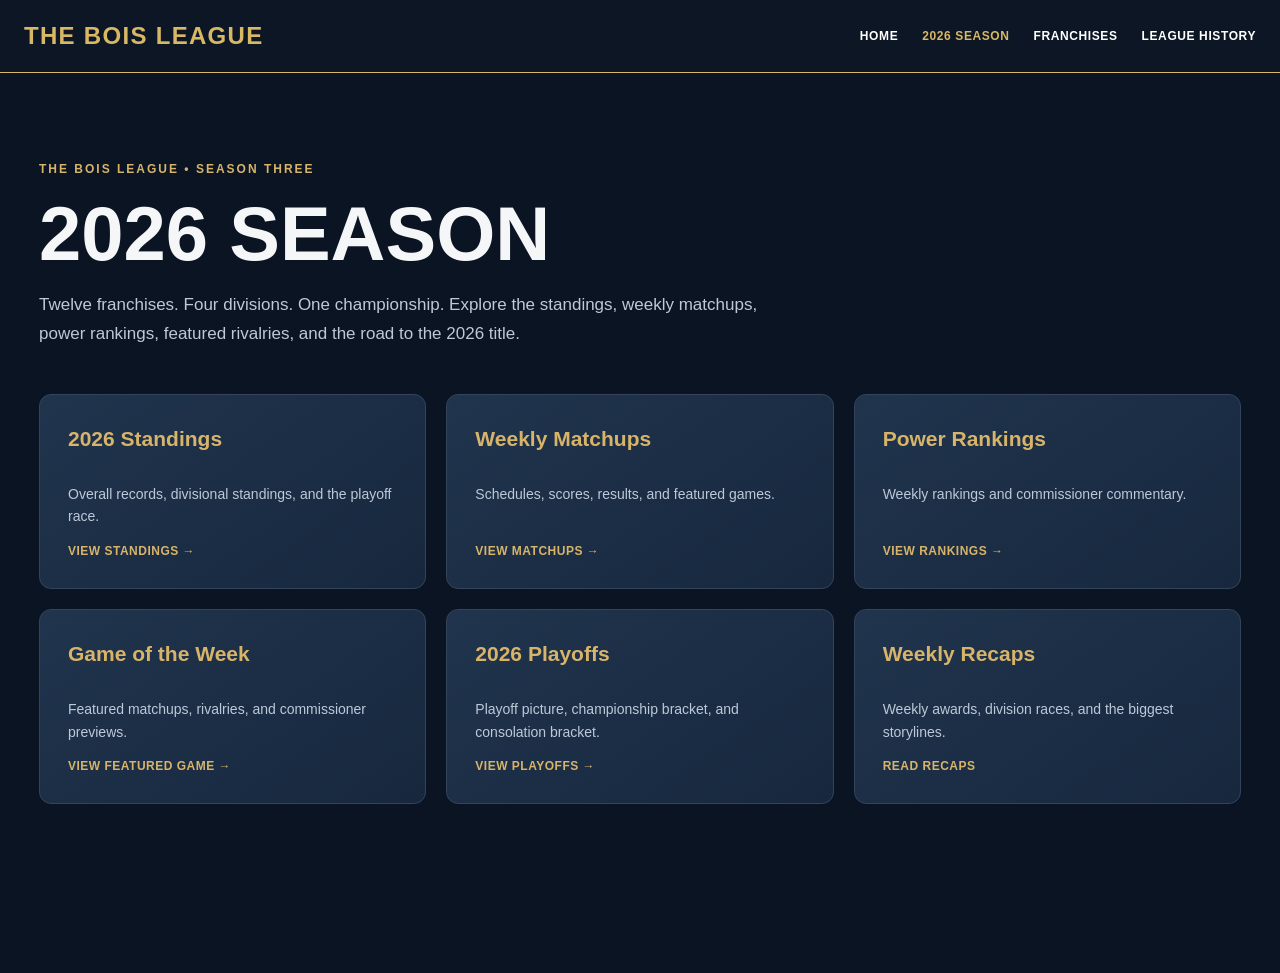
<file: seasons/2026/index.html>
<!DOCTYPE html>
<html lang="en">
<head>
  <meta charset="UTF-8">
  <meta name="viewport" content="width=device-width, initial-scale=1.0">

  <title>2026 Season | The Bois League</title>

  <link rel="stylesheet" href="/css/style.css">

  <style>
    .season-hub {
      background: #0b1423;
      min-height: 100vh;
      color: #f5f6f8;
    }

    .season-hub-inner {
      max-width: 1250px;
      margin: 0 auto;
      padding: 75px 24px 100px;
    }

    .season-eyebrow {
      color: #d7b46a;
      font-size: 12px;
      font-weight: 800;
      letter-spacing: 2px;
    }

    .season-title {
      font-size: clamp(42px, 6vw, 76px);
      font-weight: 900;
      margin: 16px 0;
      line-height: 1.05;
    }

    .season-description {
      color: #bdc9d8;
      font-size: 17px;
      line-height: 1.7;
      max-width: 760px;
      margin-bottom: 45px;
    }

    .season-hub-grid {
      display: grid;
      grid-template-columns: repeat(3, minmax(0, 1fr));
      gap: 20px;
    }

    .season-hub-card {
      display: flex;
      flex-direction: column;
      background: linear-gradient(145deg, #20344d, #17283e);
      border: 1px solid #34445b;
      border-radius: 12px;
      padding: 28px;
      min-height: 190px;
      text-decoration: none;
      transition: transform .2s ease, border-color .2s ease;
    }

    .season-hub-card:hover {
      transform: translateY(-4px);
      border-color: #d7b46a;
    }

    .season-hub-card h2 {
      color: #d7b46a;
      font-size: 21px;
      margin: 0 0 15px;
    }

    .season-hub-card p {
      color: #bdc9d8;
      font-size: 14px;
      line-height: 1.6;
      flex: 1;
    }

    .season-hub-card span {
      color: #d7b46a;
      font-size: 12px;
      font-weight: 800;
      letter-spacing: .5px;
    }

    @media (max-width: 850px) {
      .season-hub-grid {
        grid-template-columns: repeat(2, 1fr);
      }
    }

    @media (max-width: 550px) {
      .season-hub-inner {
        padding: 45px 18px 70px;
      }

      .season-hub-grid {
        grid-template-columns: 1fr;
      }
    }
    
/* Season Hub navigation */


  </style>
</head>

<body>
  

<header class="site-header">
  <div class="nav-inner">
    <a href="/" class="site-logo">THE BOIS LEAGUE</a>

    <nav class="nav-links">
      <a href="/">HOME</a>
      <a href="/seasons/2026/" class="active">2026 SEASON</a>
      <a href="/franchises.html">FRANCHISES</a>
      <a href="/#history">LEAGUE HISTORY</a>
    </nav>
  </div>
</header>



  <main class="season-hub">
    <div class="season-hub-inner">

      <p class="season-eyebrow">
        THE BOIS LEAGUE • SEASON THREE
      </p>

      <h1 class="season-title">2026 SEASON</h1>

      <p class="season-description">
        Twelve franchises. Four divisions. One championship.
        Explore the standings, weekly matchups, power rankings,
        featured rivalries, and the road to the 2026 title.
      </p>

      <div class="season-hub-grid">

        <a class="season-hub-card" href="standings.html">
          <h2>2026 Standings</h2>
          <p>Overall records, divisional standings, and the playoff race.</p>
          <span>VIEW STANDINGS →</span>
        </a>

        <a class="season-hub-card" href="matchups.html">
          <h2>Weekly Matchups</h2>
          <p>Schedules, scores, results, and featured games.</p>
          <span>VIEW MATCHUPS →</span>
        </a>

        <a class="season-hub-card" href="power-rankings.html">
          <h2>Power Rankings</h2>
          <p>Weekly rankings and commissioner commentary.</p>
          <span>VIEW RANKINGS →</span>
        </a>

        <a class="season-hub-card" href="gotw.html">
          <h2>Game of the Week</h2>
          <p>Featured matchups, rivalries, and commissioner previews.</p>
          <span>VIEW FEATURED GAME →</span>
        </a>

        <a class="season-hub-card" href="playoffs.html">
          <h2>2026 Playoffs</h2>
          <p>Playoff picture, championship bracket, and consolation bracket.</p>
          <span>VIEW PLAYOFFS →</span>
        </a>

        <a class="season-hub-card" href="recaps.html">
  <h2>Weekly Recaps</h2>
  <p>Weekly awards, division races, and the biggest storylines.</p>
  <span>READ RECAPS</span>
</a>

      </div>
    </div>
  </main>
</body>
</html>
</file>
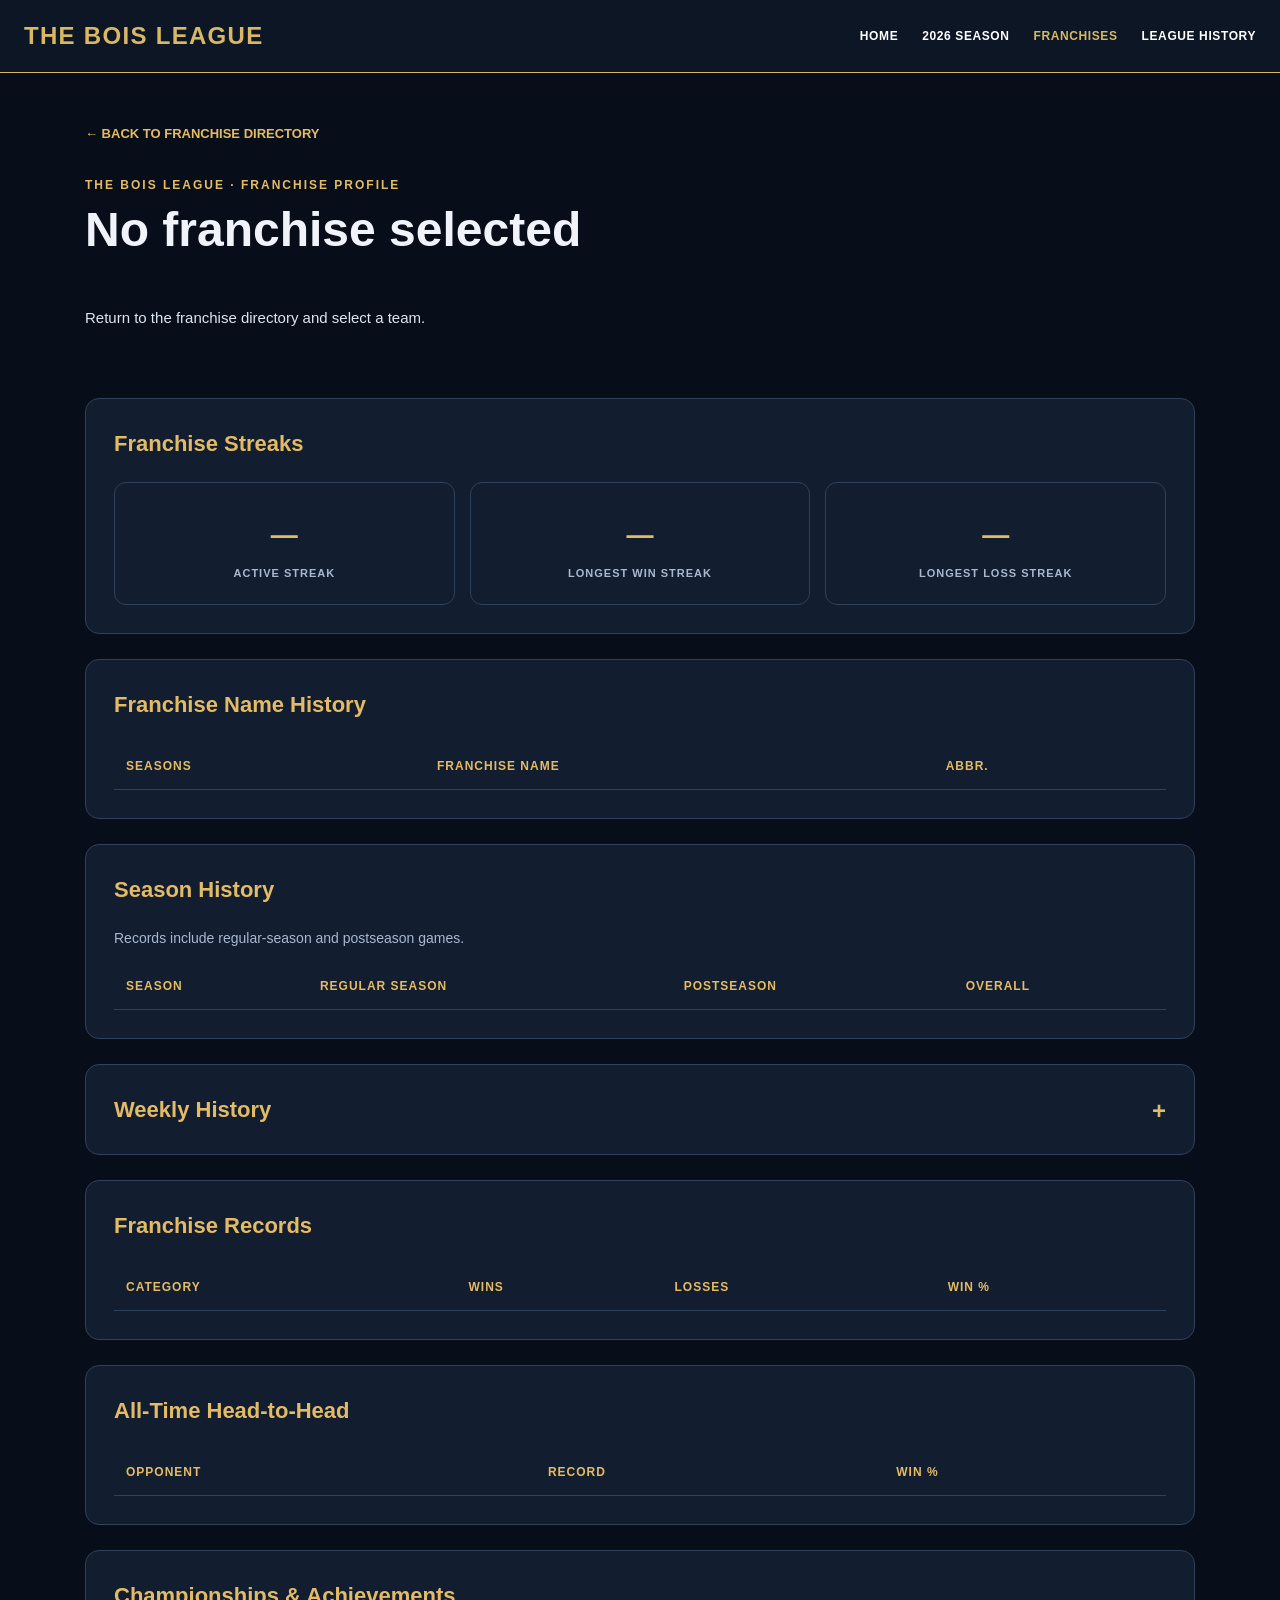
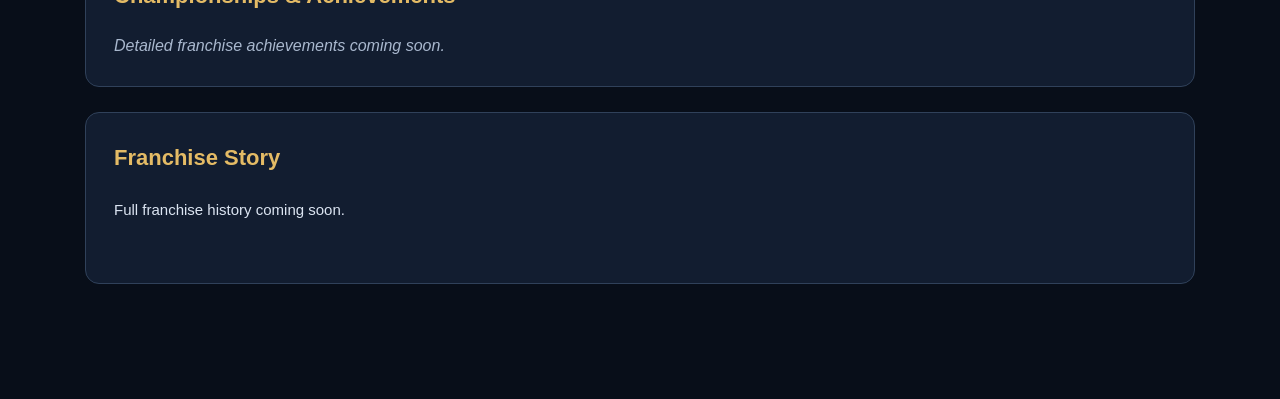
<file: franchise.html>
<!DOCTYPE html>
<html lang="en">
<head>
<meta charset="UTF-8">
<meta name="viewport" content="width=device-width, initial-scale=1.0">

<title>Franchise Profile | The Bois League HQ</title>

<link rel="stylesheet" href="/css/style.css">

<style>
:root {
  --bg: #080e19;
  --panel: #121d30;
  --panel-light: #19273d;
  --border: #30415a;
  --text: #f0f4fa;
  --muted: #a9b8ce;
  --gold: #e4bb65;
}

* { box-sizing: border-box; }

body {
  margin: 0;
  background: var(--bg);
  color: var(--text);
  font-family: Arial, Helvetica, sans-serif;
}

.franchise-main {
  max-width: 1150px;
  margin: auto;
  padding: 48px 20px 90px;
}

.back-link {
  display: inline-block;
  margin-bottom: 32px;
  color: var(--gold);
  text-decoration: none;
  font-size: 13px;
  font-weight: 800;
}

.profile-hero {
  display: flex;
  align-items: center;
  gap: 28px;
  margin-bottom: 35px;
}

.team-logo {
  width: 130px;
  height: 130px;
  object-fit: contain;
  flex-shrink: 0;
}

.eyebrow {
  color: var(--gold);
  font-size: 12px;
  font-weight: 800;
  letter-spacing: 2px;
  text-transform: uppercase;
}

h1 {
  font-size: clamp(28px, 5vw, 48px);
  margin: 8px 0 12px;
  line-height: 1.15;
}

.team-meta {
  color: var(--muted);
  font-size: 14px;
}

.story {
  color: #dce5f2;
  font-size: 15px;
  line-height: 1.8;
  margin: 0 0 32px;
  max-width: 900px;
}

.stat-grid {
  display: grid;
  grid-template-columns: repeat(4, minmax(0, 1fr));
  gap: 15px;
  margin-bottom: 35px;
}

.stat-card {
  background: var(--panel);
  border: 1px solid var(--border);
  border-radius: 12px;
  padding: 22px 15px;
  text-align: center;
}

.stat-value {
  color: var(--gold);
  font-size: 27px;
  font-weight: 900;
}

.stat-label {
  color: var(--muted);
  font-size: 11px;
  font-weight: 800;
  letter-spacing: 1px;
  margin-top: 9px;
}

.profile-section {
  background: var(--panel);
  border: 1px solid var(--border);
  border-radius: 14px;
  padding: 28px;
  margin-bottom: 25px;
}

.profile-section h2 {
  color: var(--gold);
  font-size: 22px;
  margin: 0 0 22px;
}

.table-wrap {
  width: 100%;
  overflow-x: auto;
}

table {
  width: 100%;
  border-collapse: collapse;
  font-size: 14px;
}

th {
  color: var(--gold);
  text-align: left;
  font-size: 12px;
  letter-spacing: 1px;
}

th, td {
  padding: 14px 12px;
  border-bottom: 1px solid var(--border);
}

tr:last-child td {
  border-bottom: none;
}

.empty {
  color: var(--muted);
  font-style: italic;
}

.error {
  color: #ff9b9b;
}

@media (max-width: 750px) {
  .stat-grid {
    grid-template-columns: repeat(2, minmax(0, 1fr));
  }

  .profile-hero {
    flex-direction: column;
    text-align: center;
  }

  .team-logo {
    width: 110px;
    height: 110px;
  }

  .profile-section {
    padding: 20px 15px;
  }
}

@media (max-width: 420px) {
  .stat-grid {
    grid-template-columns: 1fr 1fr;
    gap: 10px;
  }

  .stat-value {
    font-size: 22px;
  }
}
  
/* ==========================================
   FRANCHISE ACHIEVEMENT CARDS
========================================== */

.achievement-grid {
  display: grid;
  grid-template-columns: repeat(3, minmax(0, 1fr));
  gap: 14px;
}

.achievement-card {
  background: var(--panel-light);
  border: 1px solid var(--border);
  border-radius: 10px;
  padding: 18px;
  min-height: 105px;
  display: flex;
  flex-direction: column;
  justify-content: space-between;
}

.achievement-card-top {
  display: flex;
  justify-content: space-between;
  align-items: center;
  margin-bottom: 15px;
}

.achievement-symbol {
  color: var(--gold);
  font-size: 23px;
}

.achievement-count {
  color: var(--gold);
  font-size: 17px;
  font-weight: 900;
}

.achievement-name {
  color: var(--text);
  font-size: 14px;
  font-weight: 700;
  line-height: 1.4;
}

@media (max-width: 750px) {
  .achievement-grid {
    grid-template-columns: repeat(2, minmax(0, 1fr));
  }
}

@media (max-width: 420px) {
  .achievement-grid {
    grid-template-columns: 1fr;
  }
}

/* FRANCHISE STREAKS */

.streak-grid {
  grid-template-columns: repeat(3, minmax(0, 1fr));
  margin-bottom: 0;
}

@media (max-width: 600px) {
  .streak-grid {
    grid-template-columns: 1fr;
  }
}

/* WEEKLY HISTORY DROPDOWN */

.history-dropdown summary {
  color: var(--gold);
  font-size: 22px;
  font-weight: 700;
  cursor: pointer;
  list-style: none;
}

.history-dropdown summary::-webkit-details-marker {
  display: none;
}

.history-dropdown summary::after {
  content: "+";
  float: right;
  font-size: 24px;
}

.history-dropdown[open] summary::after {
  content: "−";
}

.history-dropdown[open] summary {
  margin-bottom: 22px;
}

.history-dropdown summary:hover {
  color: var(--text);
}

</style>
</head>

<body>

<header class="site-header">
  <div class="nav-inner">

    <a href="/" class="site-logo">
      THE BOIS LEAGUE
    </a>

    <nav class="nav-links">
      <a href="/">HOME</a>
      <a href="/seasons/2026/">2026 SEASON</a>
      <a href="/franchises.html" class="active">FRANCHISES</a>
      <a href="/#history">LEAGUE HISTORY</a>
    </nav>

  </div>
</header>

<main class="franchise-main">

<a href="/franchises.html" class="back-link">
  ← BACK TO FRANCHISE DIRECTORY
</a>

<section class="profile-hero">
  <img id="teamLogo" class="team-logo"
       alt="Franchise logo" hidden>

  <div>
    <div class="eyebrow" id="teamEyebrow">
      THE BOIS LEAGUE · FRANCHISE PROFILE
    </div>

    <h1 id="teamName">Loading franchise...</h1>

    <div class="team-meta" id="teamMeta"></div>
  </div>
</section>

<p class="story" id="teamStory"></p>

<section class="stat-grid" id="statGrid"></section>

<section class="profile-section">
  <h2>Franchise Streaks</h2>

  <div class="stat-grid streak-grid" id="streakGrid">
    <div class="stat-card">
      <div class="stat-value">—</div>
      <div class="stat-label">ACTIVE STREAK</div>
    </div>

    <div class="stat-card">
      <div class="stat-value">—</div>
      <div class="stat-label">LONGEST WIN STREAK</div>
    </div>

    <div class="stat-card">
      <div class="stat-value">—</div>
      <div class="stat-label">LONGEST LOSS STREAK</div>
    </div>
  </div>
</section>

<section class="profile-section">
  <h2>Franchise Name History</h2>
  <div class="table-wrap">
    <table>
      <thead>
        <tr>
          <th>SEASONS</th>
          <th>FRANCHISE NAME</th>
          <th>ABBR.</th>
        </tr>
      </thead>
      <tbody id="nameHistory"></tbody>
    </table>
  </div>
</section>

<section class="profile-section">
  
<h2>Season History</h2>
<p class="team-meta">
  Records include regular-season and postseason games.
</p>

  <div class="table-wrap">
    <table>
      <thead>
        <tr>
          
<th>SEASON</th>
<th>REGULAR SEASON</th>
<th>POSTSEASON</th>
<th>OVERALL</th>

        </tr>
      </thead>
      <tbody id="seasonHistory"></tbody>
    </table>
  </div>
</section>

<section class="profile-section">
  <details class="history-dropdown">
    <summary>Weekly History</summary>

    <p class="team-meta">
      All-time regular-season record by week.
    </p>

    <div class="table-wrap">
      <table>
        <thead>
          <tr>
            <th>WEEK</th>
            <th>RECORD</th>
            <th>WIN %</th>
          </tr>
        </thead>
        <tbody id="weeklyHistory"></tbody>
      </table>
    </div>
  </details>
</section>

<section class="profile-section">
  <h2>Franchise Records</h2>

  <div class="table-wrap">
    <table>
      <thead>
        <tr>
          <th>CATEGORY</th>
          <th>WINS</th>
          <th>LOSSES</th>
          <th>WIN %</th>
        </tr>
      </thead>

      <tbody id="franchiseRecords"></tbody>
    </table>
  </div>
</section>

<section class="profile-section">
  <h2>All-Time Head-to-Head</h2>
  <div class="table-wrap">
    <table>
      <thead>
        <tr>
          <th>OPPONENT</th>
          <th>RECORD</th>
          <th>WIN %</th>
        </tr>
      </thead>
      <tbody id="h2hHistory"></tbody>
    </table>
  </div>
</section>

<section class="profile-section">
  <h2>Championships & Achievements</h2>
  <div id="achievements" class="empty">
    Detailed franchise achievements coming soon.
  </div>
</section>

<section class="profile-section">
  <h2>Franchise Story</h2>
  <div id="fullStory" class="story">
    Full franchise history coming soon.
  </div>
</section>

</main>

<script>
const API_BASE =
  "https://script.google.com/macros/s/AKfycbyowj7BeP1m_2Gf2r4j9hIPzruxjDIXnzVO-ibSMFrr-Z0P4aJvUkqF6ihiVdcz4JOYag/exec";

const params = new URLSearchParams(window.location.search);
const franchiseID = params.get("id");

const $ = id => document.getElementById(id);

function escapeHTML(value) {
  return String(value ?? "").replace(/[&<>"']/g, char => ({
    "&": "&amp;",
    "<": "&lt;",
    ">": "&gt;",
    '"': "&quot;",
    "'": "&#39;"
  })[char]);
}

function percent(wins, losses) {
  const total = Number(wins) + Number(losses);
  return total
    ? (Number(wins) / total * 100).toFixed(1) + "%"
    : "—";
}

function renderRows(elementID, rows, columns) {
  const element = $(elementID);

  if (!Array.isArray(rows) || !rows.length) {
    element.innerHTML =
      '<tr><td colspan="' + columns.length +
      '" class="empty">No data available.</td></tr>';
    return;
  }

  element.innerHTML = rows.map(row =>
    "<tr>" + columns.map(column =>
      "<td>" + escapeHTML(column(row)) + "</td>"
    ).join("") + "</tr>"
  ).join("");
}

function renderProfile(data) {
  const team = data.franchise;

  document.title = team.name + " | The Bois League HQ";

  $("teamName").textContent = team.name;

  $("teamMeta").textContent =
    "EST. " + team.founded +
    " · " + team.abbreviation;

  $("teamStory").textContent = team.story || "";

  if (team.logo) {
    $("teamLogo").src = team.logo;
    $("teamLogo").alt = team.name + " logo";
    $("teamLogo").hidden = false;
  }

  const stats = data.stats || {};

  const statCards = [
    ["OVERALL RECORD",
      (stats.wins ?? "—") + "–" + (stats.losses ?? "—")],
    ["WIN PERCENTAGE",
      stats.wins != null && stats.losses != null
        ? percent(stats.wins, stats.losses) : "—"],
    ["CHAMPIONSHIPS", stats.championships ?? "—"],
    ["POINTS FOR",
      stats.pointsFor != null
        ? Number(stats.pointsFor).toLocaleString("en-CA", {
            minimumFractionDigits: 2,
            maximumFractionDigits: 2
          })
        : "—"]
  ];

  $("statGrid").innerHTML = statCards.map(([label, value]) => `
    <div class="stat-card">
      <div class="stat-value">${escapeHTML(value)}</div>
      <div class="stat-label">${escapeHTML(label)}</div>
    </div>
  `).join("");

  
  // FRANCHISE STREAKS
  const streaks = data.streaks || {};

  const streakCards = [
    ["ACTIVE STREAK", streaks.active ?? "—"],
    ["LONGEST WIN STREAK", streaks.longestWin ?? "—"],
    ["LONGEST LOSS STREAK", streaks.longestLoss ?? "—"]
  ];

  $("streakGrid").innerHTML = streakCards.map(([label, value]) => `
    <div class="stat-card">
      <div class="stat-value">${escapeHTML(value)}</div>
      <div class="stat-label">${escapeHTML(label)}</div>
    </div>
  `).join("");

renderRows("nameHistory", data.names, [
  row => {
    if (row.endSeason === row.startSeason) {
      return String(row.startSeason);
    }

    return row.startSeason + "–" +
      (row.endSeason || "Present");
  },
  row => row.name,
  row => row.abbreviation
]);


  
renderRows("seasonHistory", data.seasons, [
  row => row.season,
  row => row.regular,
  row => row.postseason,
  row => row.record
]);

  // WEEKLY HISTORY
  const weeklyHistory = data.weeklyHistory || [];

  renderRows("weeklyHistory", weeklyHistory, [
    row => "Week " + String(row.week).replace(/^W/i, ""),
    row => row.record,
    row => {
      const [wins, losses] = String(row.record)
        .split("-")
        .map(Number);

      return Number.isFinite(wins) && Number.isFinite(losses)
        ? percent(wins, losses)
        : "—";
    }
  ]);

  const records = data.records || {};

  const recordCategories = [
    ["Regular Season", records.regular],
    ["Championship Playoffs", records.championship],
    ["Consolation Playoffs", records.consolation],
    ["Game of the Week", records.gotw],
    ["Bowl Games", records.bowl],
    ["Overall", records.overall]
  ];

  const recordRows = recordCategories.map(([category, record]) => ({
    category,
    wins: record?.wins ?? "—",
    losses: record?.losses ?? "—"
  }));

  renderRows("franchiseRecords", recordRows, [
    row => row.category,
    row => row.wins,
    row => row.losses,
    row => row.wins === "—"
      ? "—"
      : percent(row.wins, row.losses)
  ]);


  renderRows("h2hHistory", data.h2h, [
    row => row.opponentName || row.opponentID,
    row => row.wins + "–" + row.losses,
    row => percent(row.wins, row.losses)
  ]);

  
  if (Array.isArray(data.achievements) &&
      data.achievements.length) {

    const achievements = [...data.achievements].sort((a, b) =>
      b.count - a.count || a.name.localeCompare(b.name)
    );

    $("achievements").classList.remove("empty");
    $("achievements").classList.add("achievement-grid");

    $("achievements").innerHTML = achievements.map(item => `
      <div class="achievement-card">
        <div class="achievement-card-top">
          <span class="achievement-symbol">★</span>
          <span class="achievement-count">×${escapeHTML(item.count)}</span>
        </div>
        <div class="achievement-name">${escapeHTML(item.name)}</div>
      </div>
    `).join("");
  }


  if (team.fullStory) {
    $("fullStory").classList.remove("empty");
    $("fullStory").textContent = team.fullStory;
  }
}

async function loadFranchise() {
  if (!franchiseID) {
    $("teamName").textContent = "No franchise selected";
    $("teamStory").textContent =
      "Return to the franchise directory and select a team.";
    return;
  }

  try {
    const url = API_BASE +
      "?type=franchise&id=" +
      encodeURIComponent(franchiseID);

    const response = await fetch(url);

    if (!response.ok) {
      throw new Error("Unable to reach franchise database.");
    }

    const data = await response.json();

    if (!data.success || !data.franchise) {
      throw new Error(
        data.error || "Franchise data unavailable."
      );
    }

    renderProfile(data);

  } catch (error) {
    $("teamName").textContent = "Unable to load franchise";
    $("teamStory").textContent = error.message;
    $("teamStory").classList.add("error");
  }
}

loadFranchise();
</script>

</body>
</html>
</file>
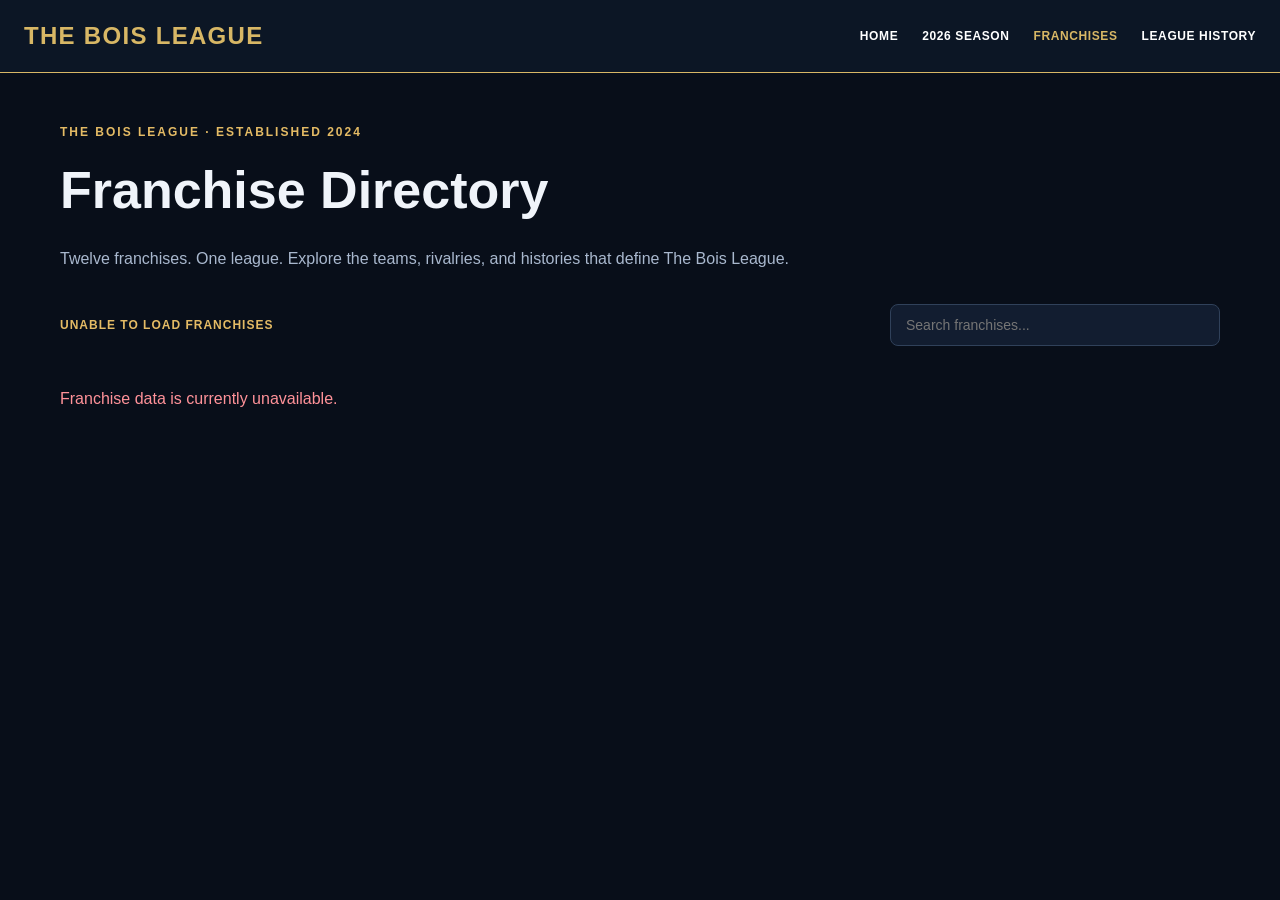
<file: franchises.html>
<!DOCTYPE html>
<html lang="en">
<head>
  <meta charset="UTF-8">
  <meta name="viewport" content="width=device-width, initial-scale=1.0">

  <title>Franchises | The Bois League HQ</title>

  <link rel="stylesheet" href="/css/style.css">

  <style>
    :root {
      --bg: #080e19;
      --panel: #121d30;
      --border: #30415a;
      --text: #f0f4fa;
      --muted: #a9b8ce;
      --gold: #e4bb65;
    }

    * {
      box-sizing: border-box;
    }

    body {
      margin: 0;
      background: var(--bg);
      color: var(--text);
      font-family: Arial, Helvetica, sans-serif;
    }

    .franchise-main {
      max-width: 1200px;
      margin: 0 auto;
      padding: 50px 20px 90px;
    }

    .eyebrow {
      color: var(--gold);
      font-size: 12px;
      font-weight: 800;
      letter-spacing: 2px;
      text-transform: uppercase;
    }

    h1 {
      font-size: clamp(34px, 5vw, 52px);
      margin: 10px 0 12px;
    }

    .intro {
      color: var(--muted);
      max-width: 750px;
      line-height: 1.7;
      margin-bottom: 32px;
    }

    .directory-toolbar {
      display: flex;
      justify-content: space-between;
      align-items: center;
      gap: 16px;
      flex-wrap: wrap;
      margin-bottom: 25px;
    }

    .franchise-count {
      color: var(--gold);
      font-size: 12px;
      font-weight: 800;
      letter-spacing: 1px;
    }

    .franchise-search {
      width: min(100%, 330px);
      background: var(--panel);
      border: 1px solid var(--border);
      border-radius: 8px;
      padding: 12px 15px;
      color: white;
      font-size: 14px;
    }

    .franchise-search:focus {
      outline: 1px solid var(--gold);
    }

    .franchise-grid {
      display: grid;
      grid-template-columns: repeat(3, minmax(0, 1fr));
      gap: 20px;
    }

    .franchise-card {
      background: linear-gradient(145deg, #172740, #101a2b);
      border: 1px solid var(--border);
      border-radius: 14px;
      padding: 28px 20px;
      text-align: center;
      min-width: 0;
      transition: transform .2s, border-color .2s;
    }

    .franchise-card:hover {
      transform: translateY(-4px);
      border-color: var(--gold);
    }

    .franchise-emblem {
      width: 100px;
      height: 100px;
      margin: 0 auto 20px;
      display: flex;
      align-items: center;
      justify-content: center;
      border: 1px solid var(--border);
      border-radius: 50%;
      background: #0b1423;
      color: var(--gold);
      font-size: 35px;
      font-weight: 900;
      
overflow: hidden;
padding: 0;

    }


.franchise-emblem img {
  width: 100%;
  height: 100%;
  object-fit: cover;
  border-radius: 50%;
  display: block;
}


    .franchise-name {
      font-size: 20px;
      font-weight: 900;
      line-height: 1.35;
      min-height: 54px;
      margin-bottom: 10px;
    }

    .franchise-code {
      color: var(--gold);
      font-size: 12px;
      font-weight: 800;
      letter-spacing: 2px;
      margin-bottom: 18px;
    }

    .franchise-status {
      color: var(--muted);
      font-size: 13px;
      margin-bottom: 20px;
    }

    .profile-button {
      display: inline-block;
      color: var(--gold);
      border: 1px solid var(--gold);
      border-radius: 7px;
      padding: 10px 18px;
      font-size: 12px;
      font-weight: 800;
      letter-spacing: 1px;
      text-decoration: none;
    }

    .profile-button:hover {
      background: var(--gold);
      color: #080e19;
    }

    .empty-state {
      display: none;
      text-align: center;
      padding: 50px;
      color: var(--muted);
    }

    @media (max-width: 850px) {
      .franchise-grid {
        grid-template-columns: repeat(2, minmax(0, 1fr));
      }
    }

    @media (max-width: 550px) {
      .franchise-grid {
        grid-template-columns: 1fr;
      }

      .franchise-search {
        width: 100%;
      }
    }
  </style>
</head>

<body>

<header class="site-header">
  <div class="nav-inner">

    <a href="/" class="site-logo">
      THE BOIS LEAGUE
    </a>

    <nav class="nav-links">
      <a href="/">HOME</a>
      <a href="/seasons/2026/">2026 SEASON</a>
      <a href="/franchises.html" class="active">FRANCHISES</a>
      <a href="/#history">LEAGUE HISTORY</a>
    </nav>

  </div>
</header>

<main class="franchise-main">

  <div class="eyebrow">The Bois League · Established 2024</div>

  <h1>Franchise Directory</h1>

  <p class="intro">
    Twelve franchises. One league. Explore the teams,
    rivalries, and histories that define The Bois League.
  </p>

  <div class="directory-toolbar">
    <div class="franchise-count" id="franchiseCount">
      12 ACTIVE FRANCHISES
    </div>

    <input
      type="search"
      class="franchise-search"
      id="franchiseSearch"
      placeholder="Search franchises..."
      aria-label="Search franchises"
    >
  </div>

  <div class="franchise-grid" id="franchiseGrid"></div>

  <div class="empty-state" id="emptyState">
    No franchises match your search.
  </div>

</main>

<script>
  /*
    Franchise directory data.

    The names and abbreviations below are initial
    placeholders where official current branding
    still needs confirmation.

    No divisions are hardcoded.
  */

  
const API_URL = "https://script.google.com/macros/s/AKfycbyowj7BeP1m_2Gf2r4j9hIPzruxjDIXnzVO-ibSMFrr-Z0P4aJvUkqF6ihiVdcz4JOYag/exec"
;

let franchises = [];




  const grid = document.getElementById("franchiseGrid");
  const search = document.getElementById("franchiseSearch");
  const count = document.getElementById("franchiseCount");
  const empty = document.getElementById("emptyState");

  function escapeHTML(value) {
    return String(value).replace(/[&<>"']/g, char => ({
      "&": "&amp;",
      "<": "&lt;",
      ">": "&gt;",
      '"': "&quot;",
      "'": "&#39;"
    })[char]);
  }


function renderFranchises(query = "") {
  const searchTerm = query.toLowerCase();

  const filtered = franchises.filter(team =>
    team.name.toLowerCase().includes(searchTerm) ||
    team.abbreviation.toLowerCase().includes(searchTerm) ||
    team.id.toLowerCase().includes(searchTerm)
  );

  count.textContent =
    filtered.length + " OF " +
    franchises.length + " FRANCHISES";

  grid.innerHTML = filtered.map(team => `
    <article class="franchise-card">
      
<div class="franchise-emblem">
  <img
    src="/images/teams/${encodeURIComponent(team.id)}.png"
    alt="${escapeHTML(team.name)} logo"
    loading="lazy"
  >
</div>


      <div class="franchise-name">
        ${escapeHTML(team.name)}
      </div>

      <div class="franchise-code">
        ${escapeHTML(team.abbreviation)}
      </div>

      <div class="franchise-status">
        EST. ${escapeHTML(team.founded)}
      </div>

      <a
        class="profile-button"
        href="/franchise.html?id=${encodeURIComponent(team.id)}"
      >
        VIEW PROFILE
      </a>
    </article>
  `).join("");

  empty.style.display =
    filtered.length ? "none" : "block";
}

search.addEventListener("input", () => {
  renderFranchises(search.value.trim());
});

async function loadFranchises() {
  count.textContent = "LOADING FRANCHISES...";

  try {
    const response = await fetch(
      API_URL + "?type=franchise-directory"
    );

    if (!response.ok) {
      throw new Error("Unable to load franchise data.");
    }

    const data = await response.json();

    if (!data.success || !Array.isArray(data.franchises)) {
      throw new Error(
        data.error || "Invalid franchise directory response."
      );
    }

    franchises = data.franchises;
    renderFranchises(search.value.trim());

  } catch (error) {
    console.error("Franchise directory error:", error);
    count.textContent = "UNABLE TO LOAD FRANCHISES";
    grid.innerHTML = `
      <p style="color:#ff9299;">
        Franchise data is currently unavailable.
      </p>
    `;
  }
}

loadFranchises();
</script>

</body>
</html>
</file>
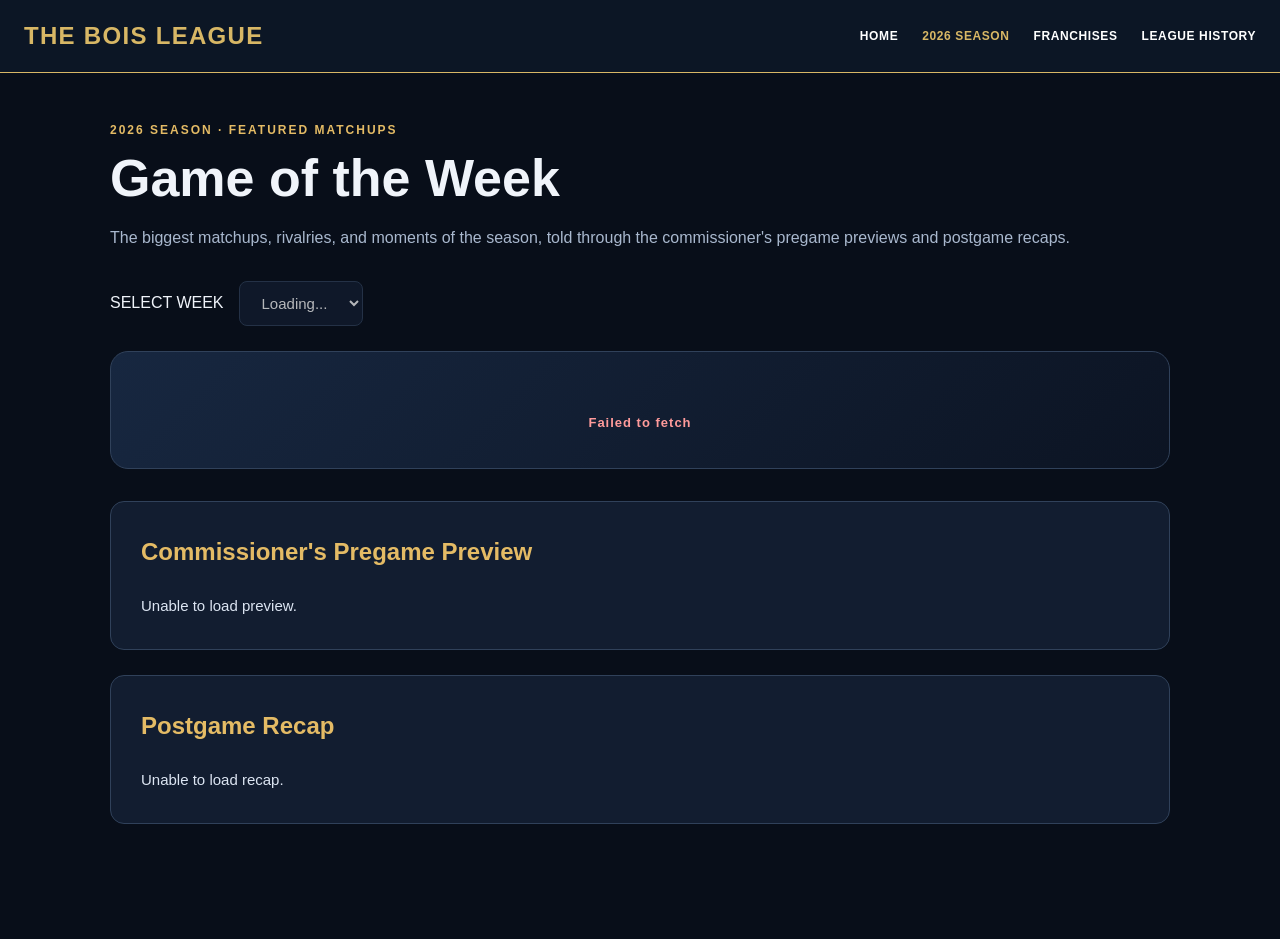
<file: seasons/2026/gotw.html>
<!DOCTYPE html>
<html lang="en">
<head>
  <meta charset="UTF-8">
  <meta name="viewport" content="width=device-width, initial-scale=1">
  <title>Game of the Week | The Bois League HQ</title>
<link rel="stylesheet" href="/css/style.css">
  <style>
    :root {
      --bg: #080e19;
      --panel: #121d30;
      --panel-light: #19273d;
      --border: #30415a;
      --text: #f0f4fa;
      --muted: #a9b8ce;
      --gold: #e4bb65;
      --green: #63d7a0;
    }

    * { box-sizing: border-box; }

    body {
      margin: 0;
      background: var(--bg);
      color: var(--text);
      font-family: Arial, Helvetica, sans-serif;
  
    }

    
    main {
      max-width: 1100px;
      margin: auto;
      padding: 48px 20px 90px;
      line-height: 1.65;
    }

    .eyebrow {
      color: var(--gold);
      text-transform: uppercase;
      letter-spacing: 2px;
      font-size: 12px;
      font-weight: bold;
    }

    h1 {
      font-size: clamp(32px, 5vw, 52px);
      margin: 8px 0;
      line-height: 1.15;
    }

    .subtitle {
      color: var(--muted);
      margin-bottom: 30px;
    }

    .week-controls {
      display: flex;
      align-items: center;
      gap: 15px;
      margin-bottom: 25px;
      flex-wrap: wrap;
    }

    select {
      background: var(--panel);
      color: white;
      border: 1px solid var(--border);
      border-radius: 8px;
      padding: 12px 18px;
      font-size: 15px;
    }

    .matchup {
      background: linear-gradient(135deg, #172740, #0c1423);
      border: 1px solid var(--border);
      border-radius: 18px;
      padding: 35px 25px;
      margin-bottom: 32px;
    }

    .matchup-label {
      text-align: center;
      color: var(--gold);
      font-weight: bold;
      letter-spacing: 2px;
      font-size: 12px;
      margin-bottom: 25px;
    }

    .teams {
      display: grid;
      grid-template-columns: 1fr auto 1fr;
      align-items: center;
      gap: 20px;
      text-align: center;
    }

    .team-name {
      font-size: clamp(17px, 3vw, 25px);
      font-weight: 800;
      line-height: 1.3;
    }

    .team-code {
      color: var(--muted);
      font-size: 12px;
      margin-top: 6px;
    }

    .score {
      color: var(--gold);
      font-size: clamp(25px, 4vw, 40px);
      font-weight: 900;
      margin-top: 12px;
    }

    .versus {
      color: var(--muted);
      font-size: 18px;
      font-weight: 900;
    }

    .winner .team-name { color: var(--green); }

    .status {
      margin-top: 25px;
      text-align: center;
      color: var(--muted);
      font-size: 13px;
      font-weight: bold;
      letter-spacing: 1px;
    }

    .article {
      background: var(--panel);
      border: 1px solid var(--border);
      border-radius: 14px;
      padding: 30px;
      margin-bottom: 25px;
    }

    .article h2 {
      color: var(--gold);
      margin: 0 0 20px;
      font-size: 24px;
    }

   
.article-body {
  color: #dce5f2;
  font-size: 15px;
  line-height: 1.8;
  overflow-wrap: break-word;
}

.article-body p {
  margin: 0 0 18px;
}

.article-body h3 {
  color: var(--gold);
  font-size: 17px;
  font-weight: 800;
  letter-spacing: 0.7px;
  margin: 34px 0 14px;
  padding-bottom: 10px;
  border-bottom: 1px solid var(--border);
}

.article-body .snapshot {
  background: var(--panel-light);
  border: 1px solid var(--border);
  border-radius: 10px;
  padding: 18px;
  margin: 16px 0 24px;
}

.article-body .snapshot-row {
  display: flex;
  justify-content: space-between;
  align-items: baseline;
  gap: 20px;
  padding: 12px 0;
  border-bottom: 1px solid var(--border);
}

.article-body .snapshot-value {
  color: var(--text);
  text-align: right;
}

.article-body .snapshot-row:last-child {
  border-bottom: none;
}

.article-body .snapshot-label {
  color: var(--gold);
  font-weight: 700;
}

.article-body .snapshot-value {
  color: var(--text);
}

.article-body .closing {
  font-weight: 600;
  color: #f5e1b6;
  border-left: 3px solid var(--gold);
  padding: 12px 16px;
  background: rgba(228, 187, 101, 0.06);
  border-radius: 0 8px 8px 0;
  margin-top: 26px;
}


    .empty {
      color: var(--muted);
      font-style: italic;
    }

    .error {
      color: #ff9b9b;
    }

    @media (max-width: 600px) {
      .teams { gap: 8px; }
      .matchup { padding: 25px 12px; }
      .article { padding: 22px 18px; }
      .versus { font-size: 13px; }
    }
  </style>
</head>

<body>


<header class="site-header">
  <div class="nav-inner">

    <a href="/" class="site-logo">
      THE BOIS LEAGUE
    </a>

    <nav class="nav-links">
      <a href="/">HOME</a>
      <a href="/seasons/2026/" class="active">2026 SEASON</a>
      <a href="/franchises.html">FRANCHISES</a>
      <a href="/#history">LEAGUE HISTORY</a>
    </nav>

  </div>
</header>


  
<main>
  <div class="eyebrow">2026 Season · Featured Matchups</div>
  <h1>Game of the Week</h1>
  <p class="subtitle">
    The biggest matchups, rivalries, and moments of the season,
    told through the commissioner's pregame previews and postgame recaps.
  </p>

  <div class="week-controls">
    <label for="weekSelect">SELECT WEEK</label>
    <select id="weekSelect" disabled>
      <option>Loading...</option>
    </select>
  </div>

  <section class="matchup" id="matchup">
    <div class="status">Loading Game of the Week...</div>
  </section>

  <section class="article">
    <h2>Commissioner's Pregame Preview</h2>
    <div class="article-body" id="preview">
      Loading preview...
    </div>
  </section>

  <section class="article">
    <h2>Postgame Recap</h2>
    <div class="article-body" id="recap">
      Loading recap...
    </div>
  </section>
</main>

<script>
  const API_BASE =
    "https://script.google.com/macros/s/AKfycbyowj7BeP1m_2Gf2r4j9hIPzruxjDIXnzVO-ibSMFrr-Z0P4aJvUkqF6ihiVdcz4JOYag/exec";

  const weekSelect = document.getElementById("weekSelect");
  const matchup = document.getElementById("matchup");
  const preview = document.getElementById("preview");
  const recap = document.getElementById("recap");

  let games = [];
  let franchiseNames = {};

  function formatScore(value) {
    return Number(value).toLocaleString("en-CA", {
      minimumFractionDigits: 2,
      maximumFractionDigits: 2
    });
  }

  function escapeHTML(value) {
    return String(value ?? "").replace(/[&<>"']/g, char => ({
      "&": "&amp;",
      "<": "&lt;",
      ">": "&gt;",
      '"': "&quot;",
      "'": "&#39;"
    })[char]);
  }

function formatArticle(rawText) {
  if (!rawText || !rawText.trim()) return "";

  let text = rawText.trim().replace(/\r\n/g, "\n");

  // Identify section headings even when Sheets stores
  // the entire article as one continuous paragraph.
  const headings = [
    "HISTORY ON THE LINE",
    "HISTORY REPEATS ITSELF",
    "A RIVALRY BETWEEN CHAMPIONS",
    "THE CHAMPIONSHIP RIVALRY CONTINUES",
    "A STATEMENT IN THE EAST",
    "A BATTLE FOR PLAYOFF POSITIONING",
    "THE DIFFERENCE MAKERS",
    "MATCHUP SNAPSHOT",
    "WHAT'S AT STAKE",
    "WHAT IT MEANS"
  ];

  // Convert heading boundaries into structural markers.
  headings.forEach(heading => {
    const escaped = heading.replace(/[.*+?^${}()|[\]\\]/g, "\\$&");
    const regex = new RegExp("\\s*" + escaped + "\\s*", "g");
    text = text.replace(regex, "\n\n[[HEADING:" + heading + "]]\n\n");
  });

  const sections = text
    .split(/\n\s*\n/)
    .map(s => s.trim())
    .filter(Boolean);

  let html = "";
  let inSnapshot = false;

  function closeSnapshot() {
    if (inSnapshot) {
      html += "</div>";
      inSnapshot = false;
    }
  }

  sections.forEach((section, index) => {
    const headingMatch = section.match(
      /^\[\[HEADING:(.*?)\]\]$/
    );

    if (headingMatch) {
      closeSnapshot();

      const heading = headingMatch[1];

      html += "<h3>" + escapeHTML(heading) + "</h3>";

      if (heading === "MATCHUP SNAPSHOT") {
        html += '<div class="snapshot">';
        inSnapshot = true;
      }
      return;
    }

   
if (inSnapshot) {
  const fieldNames = [
    "Power Rankings Entering Week 10",
    "Power Rankings",
    "Season Points",
    "Season Records",
    "Updated Records",
    "Final Score",
    "Winning Franchise",
    "Winning Streaks",
    "All-Time Series",
    "Game of the Week Records",
    "Game of the Week Record",
    "Winnipeg GOTW Record",
    "Championships",
    "Playoff Implications",
    "Division Implications",
    "Margin of Victory",
    "Combined Score",
    "Top Performer",
    "Defensive Comparison",
    "Offensive Comparison"
  ];

  const escapedNames = fieldNames.map(name =>
    name.replace(/[.*+?^${}()|[\]\\]/g, "\\$&")
  );

  const fieldRegex = new RegExp(
    "(" + escapedNames.join("|") + ")\\s*:",
    "g"
  );

  const parts = section
    .replace(fieldRegex, "\n$1:")
    .split("\n")
    .map(s => s.trim())
    .filter(Boolean);

  parts.forEach(part => {
    const colon = part.indexOf(":");

    if (colon !== -1) {
      const label = part.slice(0, colon).trim();
      const value = part.slice(colon + 1).trim();

      html += `
        <div class="snapshot-row">
          <span class="snapshot-label">${escapeHTML(label)}:</span>
          <span class="snapshot-value"> ${escapeHTML(value)}</span>
        </div>
      `;
    }
  });

  return;
}


    // Preserve existing paragraphs if the source has line breaks.
    const paragraphs = section.split(/\n+/).filter(Boolean);

    paragraphs.forEach(paragraph => {
      html += "<p>" + escapeHTML(paragraph) + "</p>";
    });
  });

  closeSnapshot();

  return html;
}

  function renderWeek(week) {
    const game = games.find(g => g.week === Number(week));
    if (!game) return;

    const name1 = franchiseNames[game.team1] || game.team1;
    const name2 = franchiseNames[game.team2] || game.team2;

    const winner1 = game.completed && game.winner === game.team1;
    const winner2 = game.completed && game.winner === game.team2;

    matchup.innerHTML = `
      <div class="matchup-label">
        WEEK ${game.week} · GAME OF THE WEEK
      </div>

      <div class="teams">
        <div class="${winner1 ? "winner" : ""}">
          <div class="team-name">${escapeHTML(name1)}</div>
          <div class="team-code">${escapeHTML(game.team1)}</div>
          ${game.completed
            ? `<div class="score">${formatScore(game.score1)}</div>`
            : ""}
        </div>

        <div class="versus">VS</div>

        <div class="${winner2 ? "winner" : ""}">
          <div class="team-name">${escapeHTML(name2)}</div>
          <div class="team-code">${escapeHTML(game.team2)}</div>
          ${game.completed
            ? `<div class="score">${formatScore(game.score2)}</div>`
            : ""}
        </div>
      </div>

      <div class="status">
        ${game.completed ? "FINAL" : "UPCOMING MATCHUP"}
      </div>
    `;
preview.innerHTML = game.preview
  ? formatArticle(game.preview)
  : '<p class="empty">Pregame preview coming soon.</p>';

recap.innerHTML = game.completed
  ? (game.recap
      ? formatArticle(game.recap)
      : '<p class="empty">Postgame recap coming soon.</p>')
  : '<p class="empty">This matchup has not been completed yet.</p>';
    
  }

  async function loadPage() {
    try {
      const [gotwResponse, standingsResponse] = await Promise.all([
        fetch(API_BASE + "?type=gotw"),
        fetch(API_BASE + "?type=standings")
      ]);

      if (!gotwResponse.ok || !standingsResponse.ok) {
        throw new Error("Unable to load league data.");
      }

      const gotwData = await gotwResponse.json();
      const standingsData = await standingsResponse.json();

      if (!gotwData.success) {
        throw new Error(gotwData.error || "GOTW API error");
      }

      if (!standingsData.success) {
        throw new Error(standingsData.error || "Standings API error");
      }

      standingsData.teams.forEach(team => {
        franchiseNames[team.abbreviation] = team.name;
      });

      games = gotwData.games;

      if (!games.length) {
        throw new Error("No featured matchups available.");
      }

      weekSelect.innerHTML = games.map(game =>
        `<option value="${game.week}">Week ${game.week}</option>`
      ).join("");

      weekSelect.disabled = false;

      const latestWeek = gotwData.latestWeek;
      weekSelect.value = String(latestWeek);
      renderWeek(latestWeek);

    } catch (error) {
      matchup.innerHTML =
        `<div class="status error">${escapeHTML(error.message)}</div>`;
      preview.textContent = "Unable to load preview.";
      recap.textContent = "Unable to load recap.";
    }
  }

  weekSelect.addEventListener("change", () => {
    renderWeek(weekSelect.value);
  });

  loadPage();
</script>

</body>
</html>
</file>
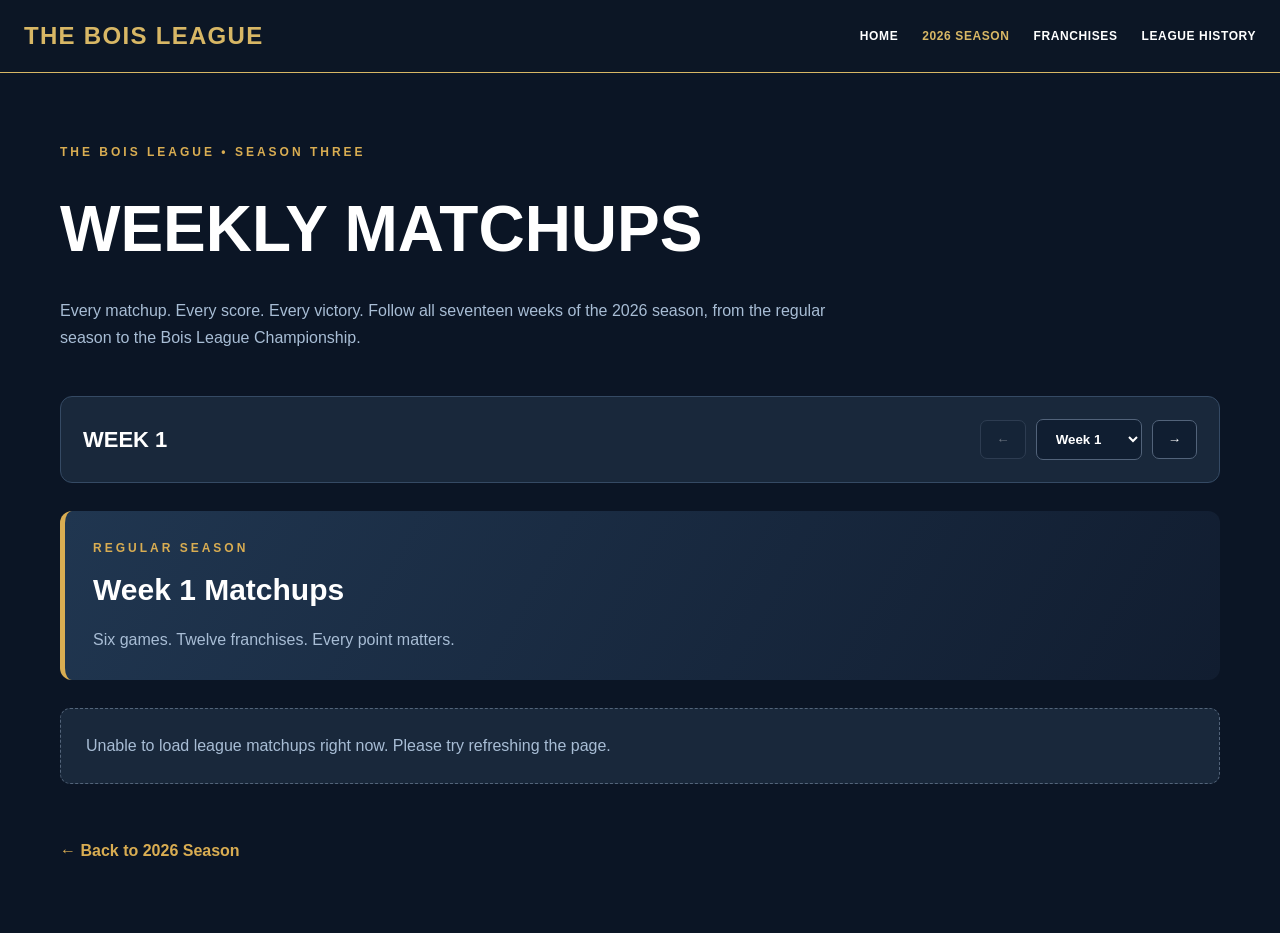
<file: seasons/2026/matchups.html>
<!DOCTYPE html>
<html lang="en">
<head>
<meta charset="UTF-8">
<meta name="viewport" content="width=device-width, initial-scale=1.0">
<title>2026 Weekly Matchups | The Bois League</title>
<link rel="stylesheet" href="/css/style.css">

<style>
:root {
  --navy: #0b1525;
  --panel: #19283b;
  --panel2: #20334b;
  --gold: #d9ad52;
  --silver: #b8c8da;
  --muted: #a8bdd5;
}

* { box-sizing: border-box; }

body {
  margin: 0;
  background: var(--navy);
  color: #fff;
  font-family: Arial, sans-serif;
}


.page-container {
  max-width: 1200px;
  margin: 0 auto;
  padding: 70px 20px;
}

.eyebrow {
  color: var(--gold);
  letter-spacing: 3px;
  font-weight: 800;
  font-size: 12px;
}

.page-title {
  font-size: clamp(36px, 6vw, 64px);
  margin: 20px 0;
  font-weight: 900;
}

.page-description {
  color: var(--muted);
  line-height: 1.7;
  max-width: 800px;
}

.week-controls {
  margin-top: 45px;
  display: flex;
  justify-content: space-between;
  align-items: center;
  flex-wrap: wrap;
  gap: 15px;
  background: var(--panel);
  border: 1px solid #354a64;
  border-radius: 12px;
  padding: 22px;
}

.week-controls h2 {
  margin: 0;
  font-size: 22px;
}

.week-navigation {
  display: flex;
  gap: 10px;
  align-items: center;
}

.week-navigation button,
.week-navigation select {
  background: #101e31;
  border: 1px solid #52637a;
  color: white;
  padding: 11px 15px;
  border-radius: 7px;
  cursor: pointer;
  font-weight: bold;
}

.week-navigation button:hover {
  border-color: var(--gold);
}

.week-navigation button:disabled {
  opacity: .35;
  cursor: not-allowed;
}

.phase-banner {
  margin: 28px 0;
  padding: 28px;
  border-radius: 12px;
  background: linear-gradient(120deg, #203650, #111d30);
  border-left: 5px solid var(--gold);
}

.phase-banner h2 {
  font-size: 30px;
  margin: 10px 0;
}

.phase-banner p {
  color: var(--muted);
  margin-bottom: 0;
}

.matchup-grid {
  display: grid;
  grid-template-columns: repeat(2, minmax(0, 1fr));
  gap: 20px;
  margin: 22px 0 35px;
}

.matchup-card {
  background: var(--panel);
  border: 1px solid #354a64;
  border-radius: 12px;
  padding: 22px;
}

.matchup-card.championship {
  border-color: #947235;
  background: linear-gradient(135deg, #243751, #17263b);
}

.matchup-card.consolation {
  border-color: #71849c;
}

.matchup-label {
  font-size: 11px;
  color: var(--gold);
  font-weight: 800;
  letter-spacing: 1.5px;
  margin-bottom: 20px;
}

.matchup-card.consolation .matchup-label {
  color: var(--silver);
}

.team-line {
  display: flex;
  justify-content: space-between;
  align-items: center;
  gap: 12px;
  padding: 12px 0;
  font-weight: bold;
}

.team-line + .team-line {
  border-top: 1px solid #34475e;
}

.team-line.winner {
  color: var(--gold);
}

.team-name {
  min-width: 0;
  overflow-wrap: anywhere;
}

.team-score {
  font-variant-numeric: tabular-nums;
  white-space: nowrap;
}

.game-status {
  margin-top: 15px;
  color: var(--muted);
  font-size: 11px;
  text-transform: uppercase;
  letter-spacing: 1px;
}

.section-heading {
  margin: 45px 0 20px;
  padding-left: 16px;
  border-left: 4px solid var(--gold);
  font-size: 24px;
}

.section-heading.silver {
  border-color: var(--silver);
}

.playoff-divider {
  border: none;
  border-top: 1px solid #62748a;
  margin: 45px 0;
}

.bye-note {
  color: var(--gold);
  font-size: 13px;
  padding: 14px 18px;
  border: 1px dashed #806631;
  border-radius: 8px;
  background: #1c2a3c;
}

.final-card {
  grid-column: 1 / -1;
  padding: 35px;
  text-align: center;
  border: 2px solid var(--gold);
  background: linear-gradient(140deg, #273c57, #101b2d);
  border-radius: 14px;
}

.final-card.consolation {
  border-color: var(--silver);
  background: linear-gradient(140deg, #24354b, #101b2d);
}

.final-card .matchup-label {
  font-size: 14px;
}

.final-card .team-line {
  font-size: clamp(17px, 3vw, 26px);
  text-align: left;
}

.final-card .team-score {
  font-size: clamp(20px, 4vw, 32px);
}

.champion-banner {
  margin-top: 22px;
  background: var(--gold);
  color: #101827;
  padding: 14px;
  font-weight: 900;
  border-radius: 6px;
}

.final-card.consolation .champion-banner {
  background: var(--silver);
}

.empty-message {
  background: var(--panel);
  border: 1px dashed #53647a;
  border-radius: 10px;
  padding: 25px;
  color: var(--muted);
  margin: 20px 0;
}

.back-link {
  display: inline-block;
  margin-top: 35px;
  color: var(--gold);
  text-decoration: none;
  font-weight: bold;
}

@media (max-width: 700px) {

  .matchup-grid {
    grid-template-columns: 1fr;
  }

  .week-controls {
    align-items: flex-start;
  }

  .final-card {
    padding: 22px;
  }

  .page-container {
    padding: 40px 16px;
  }
}
</style>
</head>

<body>


<header class="site-header">
  <div class="nav-inner">

    <a href="/" class="site-logo">
      THE BOIS LEAGUE
    </a>

    <nav class="nav-links">
      <a href="/">HOME</a>
      <a href="/seasons/2026/" class="active">2026 SEASON</a>
      <a href="/franchises.html">FRANCHISES</a>
      <a href="/#history">LEAGUE HISTORY</a>
    </nav>

  </div>
</header>




<main class="page-container">
  <div class="eyebrow">THE BOIS LEAGUE • SEASON THREE</div>

  <h1 class="page-title">WEEKLY MATCHUPS</h1>

  <p class="page-description">
    Every matchup. Every score. Every victory.
    Follow all seventeen weeks of the 2026 season,
    from the regular season to the Bois League Championship.
  </p>

  <div class="week-controls">
    <h2 id="week-heading">2026 MATCHUPS</h2>

    <div class="week-navigation">
      <button id="previous-week" type="button">←</button>
      <select id="week-select" aria-label="Select week"></select>
      <button id="next-week" type="button">→</button>
    </div>
  </div>

  <section class="phase-banner">
    <div class="eyebrow" id="phase-label">2026 SEASON</div>
    <h2 id="phase-title">Loading matchups...</h2>
    <p id="phase-description">Connecting to league data.</p>
  </section>

  <div id="matchup-content" aria-live="polite"></div>

  <a class="back-link" href="/seasons/2026/">
    ← Back to 2026 Season
  </a>
</main>

<script>
const API_BASE =
  "https://script.google.com/macros/s/" +
  "AKfycbyowj7BeP1m_2Gf2r4j9hIPzru xjDIXnzVO-ibSMFrr-Z0P4aJvUkqF6ihiVdcz4JOYag"
    .replace(" ", "") +
  "/exec";

let currentWeek = 1;
let regularGames = [];
let playoffGames = [];
let teamNames = {};
let dataLoaded = false;

const weekSelect = document.getElementById("week-select");
const content = document.getElementById("matchup-content");

for (let week = 1; week <= 17; week++) {
  const option = document.createElement("option");
  option.value = week;
  option.textContent = "Week " + week;
  weekSelect.appendChild(option);
}

function escapeHTML(value) {
  return String(value ?? "").replace(/[&<>"']/g, char => ({
    "&": "&amp;",
    "<": "&lt;",
    ">": "&gt;",
    '"': "&quot;",
    "'": "&#39;"
  })[char]);
}

function getName(code) {
  return teamNames[code] || code || "TBD";
}

function formatScore(score) {
  if (score === null || score === undefined || score === "") {
    return "—";
  }

  const number = Number(score);
  return Number.isFinite(number) ? number.toFixed(2) : "—";
}

function isCompleted(game) {
  return Boolean(
    game.completed ||
    (game.winner && game.loser &&
     game.score1 !== null && game.score2 !== null &&
     game.score1 !== undefined && game.score2 !== undefined)
  );
}

function createMatchupCard(game, label, type = "regular", final = false) {
  const completed = isCompleted(game);
  const winner = completed ? game.winner : null;

  const teamRow = (code, score) => {
    const winning = winner === code ? " winner" : "";

    return `
      <div class="team-line${winning}">
        <span class="team-name">${escapeHTML(getName(code))}</span>
        <span class="team-score">${formatScore(score)}</span>
      </div>
    `;
  };

  const cardClass = final
    ? "final-card " + type
    : "matchup-card " + type;

  let winnerBanner = "";

  if (final && completed && winner) {
    const title = type === "consolation"
      ? "CONSOLATION CHAMPION"
      : "2026 BOIS LEAGUE CHAMPION";

    winnerBanner = `
      <div class="champion-banner">
        🏆 ${title}: ${escapeHTML(getName(winner))}
      </div>
    `;
  }

  return `
    <article class="${cardClass}">
      <div class="matchup-label">${escapeHTML(label)}</div>
      ${teamRow(game.team1, game.score1)}
      ${teamRow(game.team2, game.score2)}
      <div class="game-status">
        ${completed ? "FINAL" : "UPCOMING / AWAITING FINAL RESULT"}
      </div>
      ${winnerBanner}
    </article>
  `;
}

function createSection(title, games, type, week, final = false) {
  const silver = type === "consolation" ? " silver" : "";

  let html = `
    <h2 class="section-heading${silver}">
      ${escapeHTML(title)}
    </h2>
  `;

  if (!games.length) {
  if (final) {
    const placeholderGame = {
      team1: "",
      team2: "",
      score1: null,
      score2: null,
      winner: null,
      loser: null,
      completed: false
    };

    html += '<div class="matchup-grid">';
    html += createMatchupCard(
      placeholderGame,
      type === "consolation"
        ? "CONSOLATION CHAMPIONSHIP"
        : "THE BOIS LEAGUE CHAMPIONSHIP",
      type,
      true
    );
    html += "</div>";
  } else {
    html += `
      <div class="empty-message">
        Matchups will appear once franchises are assigned
        in the Game Database.
      </div>
    `;
  }

  return html;
}

  html += '<div class="matchup-grid">';

  games.forEach((game, index) => {
    let label;

    if (final) {
      label = type === "consolation"
        ? "CONSOLATION CHAMPIONSHIP"
        : "THE BOIS LEAGUE CHAMPIONSHIP";
    } else if (type === "regular") {
      label = "WEEK " + week + " • MATCHUP " + (index + 1);
    } else {
      label = (type === "championship"
        ? "CHAMPIONSHIP PLAYOFFS"
        : "CONSOLATION PLAYOFFS") +
        " • MATCHUP " + (index + 1);
    }

    html += createMatchupCard(game, label, type, final);
  });

  html += "</div>";
  return html;
}

function updateWeekHeading() {
  document.getElementById("week-heading").textContent =
    "WEEK " + currentWeek;

  document.getElementById("previous-week").disabled =
    currentWeek === 1;

  document.getElementById("next-week").disabled =
    currentWeek === 17;

  weekSelect.value = String(currentWeek);

  const phaseLabel = document.getElementById("phase-label");
  const phaseTitle = document.getElementById("phase-title");
  const phaseDescription = document.getElementById("phase-description");

  if (currentWeek <= 14) {
    phaseLabel.textContent = "REGULAR SEASON";
    phaseTitle.textContent = "Week " + currentWeek + " Matchups";
    phaseDescription.textContent =
      "Six games. Twelve franchises. Every point matters.";
  } else if (currentWeek === 15) {
    phaseLabel.textContent = "THE ROAD TO THE CHAMPIONSHIP";
    phaseTitle.textContent = "Playoff Opening Round";
    phaseDescription.textContent =
      "The championship and consolation playoffs begin.";
  } else if (currentWeek === 16) {
    phaseLabel.textContent = "THE FINAL FOUR";
    phaseTitle.textContent = "Playoff Semifinals";
    phaseDescription.textContent =
      "The remaining contenders fight for a place in the finals.";
  } else {
    phaseLabel.textContent = "THE FINAL CHAPTER";
    phaseTitle.textContent = "Championship Week";
    phaseDescription.textContent =
      "Two championships. Two winners. One unforgettable finale.";
  }
}

function renderWeek() {
  updateWeekHeading();

  if (!dataLoaded) {
    content.innerHTML =
      '<div class="empty-message">Loading league matchups...</div>';
    return;
  }

  if (currentWeek <= 14) {
    const games = regularGames.filter(game =>
      Number(game.week) === currentWeek
    );

    content.innerHTML = createSection(
      "WEEK " + currentWeek + " GAMES",
      games,
      "regular",
      currentWeek
    );
    return;
  }

  const championship = playoffGames.filter(game =>
    Number(game.week) === currentWeek &&
    game.bracket === "championship"
  );

  const consolation = playoffGames.filter(game =>
    Number(game.week) === currentWeek &&
    game.bracket === "consolation"
  );

  const isFinal = currentWeek === 17;

  let html = createSection(
    isFinal ? "🏆 BOIS LEAGUE CHAMPIONSHIP" : "CHAMPIONSHIP PLAYOFFS",
    championship,
    "championship",
    currentWeek,
    isFinal
  );

  if (currentWeek === 15) {
    html += `
      <div class="bye-note">
        ★ Championship #1 seed receives a bye to the semifinals.
      </div>
    `;
  }

  html += '<hr class="playoff-divider">';

  html += createSection(
    isFinal ? "🏅 CONSOLATION CHAMPIONSHIP" : "CONSOLATION PLAYOFFS",
    consolation,
    "consolation",
    currentWeek,
    isFinal
  );

  if (currentWeek === 15) {
    html += `
      <div class="bye-note">
        ★ Consolation byes: #8 seed and the lowest-seeded
        championship opening-round loser.
      </div>
    `;
  }

  content.innerHTML = html;
}

function changeWeek(week) {
  currentWeek = Math.max(1, Math.min(17, Number(week)));
  renderWeek();
}

document.getElementById("previous-week").addEventListener(
  "click",
  () => changeWeek(currentWeek - 1)
);

document.getElementById("next-week").addEventListener(
  "click",
  () => changeWeek(currentWeek + 1)
);

weekSelect.addEventListener("change", event => {
  changeWeek(event.target.value);
});

async function fetchAPI(type) {
  const response = await fetch(
    API_BASE + "?type=" + encodeURIComponent(type)
  );

  if (!response.ok) {
    throw new Error(type + " API request failed");
  }

  const data = await response.json();

  if (!data.success) {
    throw new Error(type + " API returned an error");
  }

  return data;
}

async function loadMatchups() {
  try {
    const [standings, schedule, results, playoffs] =
      await Promise.all([
        fetchAPI("standings"),
        fetchAPI("schedule"),
        fetchAPI("results"),
        fetchAPI("playoff-results")
      ]);

    standings.teams.forEach(team => {
      teamNames[team.abbreviation] = team.name;
    });

    const completed = results.games.map(game => ({
      ...game,
      completed: true
    }));

    const upcoming = schedule.games.map(game => ({
      ...game,
      score1: null,
      score2: null,
      winner: null,
      loser: null,
      completed: false
    }));

    regularGames = [...completed, ...upcoming].sort(
      (a, b) => Number(a.week) - Number(b.week)
    );

    playoffGames = playoffs.games || [];
    dataLoaded = true;

    // Open at the earliest unfinished regular-season week.
    // Once the regular season is complete, show the playoffs.
    const unfinished = upcoming
      .map(game => Number(game.week))
      .filter(week => week >= 1 && week <= 14);

    if (unfinished.length) {
      currentWeek = Math.min(...unfinished);
    } else {
      const latestPlayoffWeek = playoffGames.length
        ? Math.max(...playoffGames.map(g => Number(g.week)))
        : 15;

      currentWeek = Math.min(17, latestPlayoffWeek);
    }

    renderWeek();

  } catch (error) {
    console.error("Weekly matchup loading error:", error);

    content.innerHTML = `
      <div class="empty-message">
        Unable to load league matchups right now.
        Please try refreshing the page.
      </div>
    `;
  }
}

renderWeek();
loadMatchups();
</script>

</body>
</html>
</file>
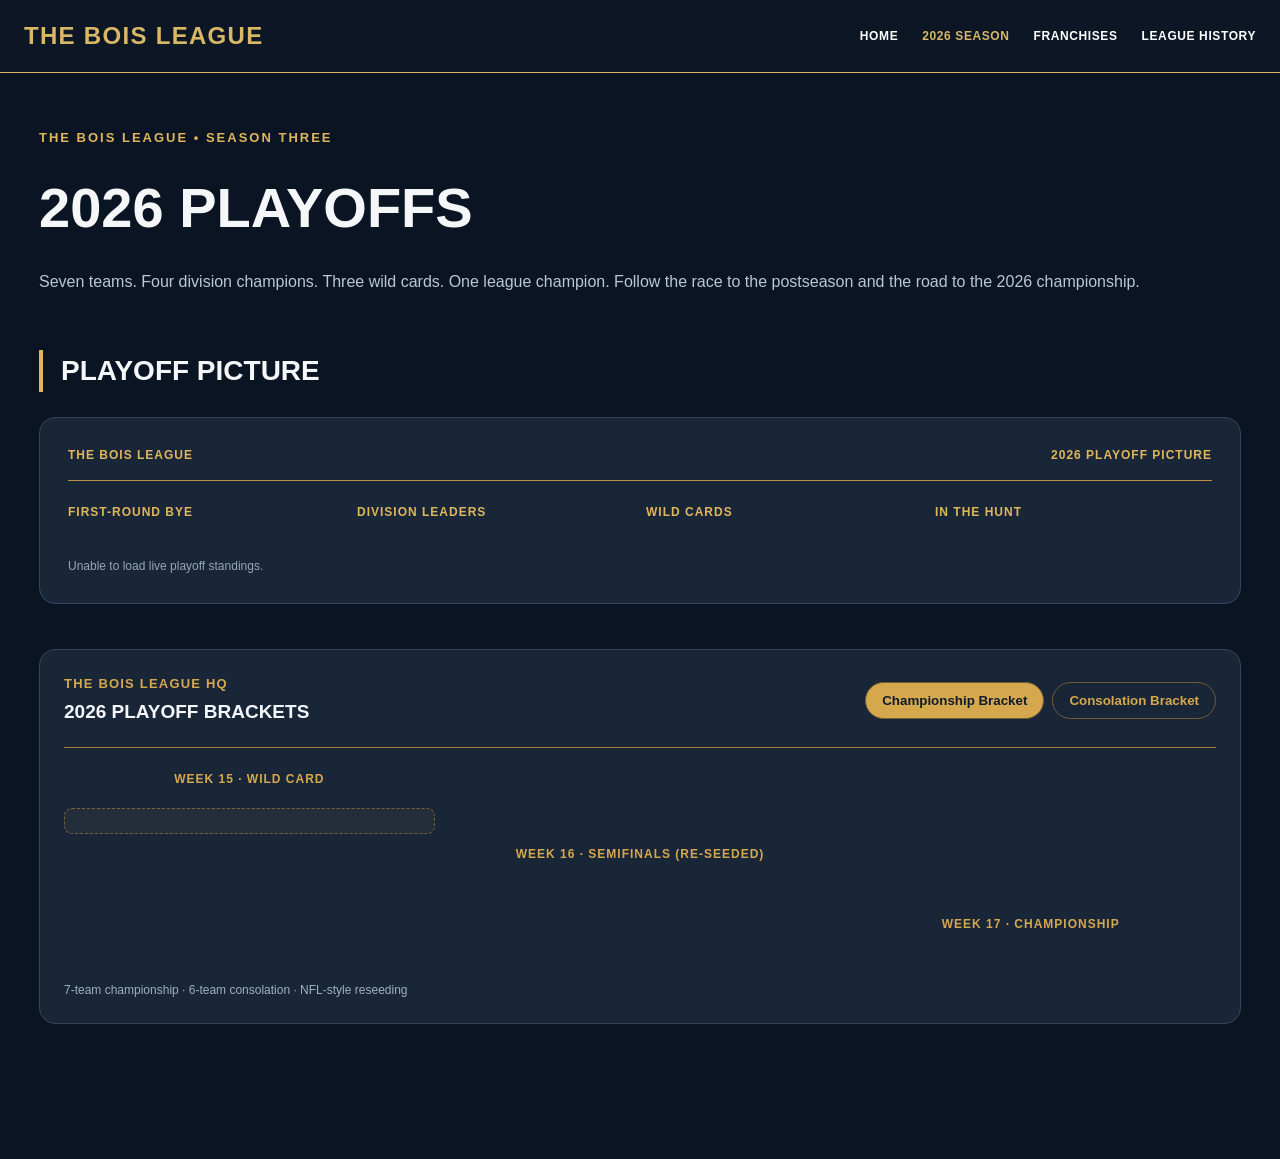
<file: seasons/2026/playoffs.html>
<!DOCTYPE html>
<html lang="en">
<head>
  <meta charset="UTF-8">
  <meta name="viewport" content="width=device-width, initial-scale=1.0">
  <title>2026 Playoffs | The Bois League</title>
  <link rel="stylesheet" href="/css/style.css">
<style>
 
.playoff-race-label {
  display: inline-block;
  align-self: flex-start;
  margin-top: 5px;
  padding: 5px 9px;
  border-radius: 5px;
  background: rgba(224, 182, 92, 0.1);
  color: #e0b65c;
  font-size: 11px;
  font-weight: 800;
  letter-spacing: 0.4px;
}

.playoff-clinch-label {
  display: inline-block;
  align-self: flex-start;
  margin-top: 6px;
  padding: 6px 9px;
  border-radius: 5px;
  background: rgba(75, 190, 125, 0.13);
  color: #80e0a5;
  border: 1px solid rgba(75, 190, 125, 0.35);
  font-size: 11px;
  font-weight: 800;
  letter-spacing: 0.4px;
}

/* Eliminated franchise styling */
.picture-team.eliminated-team {
  background: #2b2028;
  border-color: #a34b54;
  opacity: 0.85;
}

.picture-team.eliminated-team .picture-seed {
  color: #ff7d86;
}

.picture-team.eliminated-team .playoff-race-label {
  background: rgba(255, 90, 100, 0.12);
  color: #ff9299;
}

/* Separate eliminated teams section */

.eliminated-section {
  margin-top: 24px;
  padding-top: 20px;
  border-top: 1px solid #35465f;
  width: 100%;
  grid-column: 1 / -1;
  box-sizing: border-box;
}


.eliminated-section[hidden] {
  display: none;
}

.eliminated-section h3 {
  color: #ff9299;
  font-size: 12px;
  font-weight: 900;
  letter-spacing: 1px;
  margin: 0 0 16px;
}


.eliminated-grid {
  display: grid;
  grid-template-columns: repeat(4, minmax(0, 1fr));
  gap: 12px;
  width: 100%;
}

.eliminated-grid .picture-team {
  width: 100%;
  min-width: 0;
  box-sizing: border-box;
}

@media (max-width: 900px) {
  .eliminated-grid {
    grid-template-columns: repeat(2, minmax(0, 1fr));
  }
}

@media (max-width: 600px) {
  .eliminated-grid {
    grid-template-columns: 1fr;
  }
}


.picture-team {
  transition: transform 0.2s ease,
              border-color 0.2s ease;
}

.picture-team:hover {
  transform: translateY(-3px);
  border-color: #b99042;
}

    .playoff-page {
      background: #0b1423;
      min-height: 100vh;
      color: #f5f6f8;
    }

    .playoff-container {
      max-width: 1250px;
      margin: auto;
      padding: 55px 24px 90px;
    }

    .playoff-eyebrow {
      color: #e0b65c;
      font-weight: 800;
      letter-spacing: 2px;
      font-size: 13px;
    }

    .playoff-title {
      font-size: clamp(36px, 5vw, 56px);
      font-weight: 900;
      margin: 18px 0;
    }

    .playoff-description {
      color: #b9c7d8;
      font-size: 16px;
      line-height: 1.7;
    }

    .playoff-section {
      margin-top: 55px;
    }

    .playoff-section h2 {
      font-size: 28px;
      border-left: 4px solid #e0b65c;
      padding-left: 18px;
      margin-bottom: 25px;
    }

    .playoff-panel {
      background: #192638;
      border: 1px solid #33445c;
      border-radius: 16px;
      padding: 28px;
    }
    
.picture-header {
  display: flex;
  justify-content: space-between;
  gap: 16px;
  padding-bottom: 16px;
  margin-bottom: 22px;
  border-bottom: 1px solid #b99042;
  color: #e0b65c;
  font-size: 12px;
  font-weight: 800;
  letter-spacing: 1px;
}

.picture-grid {
  display: grid;
  grid-template-columns: repeat(4, minmax(0, 1fr));
  gap: 12px;
}

.picture-column h3 {
  color: #e0b65c;
  font-size: 12px;
  letter-spacing: 1px;
  margin: 0 0 14px;
}

.picture-team {
  background: #223248;
  border: 1px solid #354760;
  border-radius: 10px;
  padding: 15px;
  margin-bottom: 12px;
  display: flex;
  flex-direction: column;
  gap: 7px;
}

.picture-team strong {
  font-size: 14px;
  line-height: 1.4;
}

.picture-team > span:last-child {
  color: #b9c7d8;
  font-size: 14px;
}

.picture-seed {
  color: #e0b65c;
  font-size: 11px;
  font-weight: 800;
  letter-spacing: 1px;
}

.bye-team {
  min-height: 160px;
  border-color: #b99042;
  background: #1a2739;
}

.bye-team strong {
  font-size: 20px;
}

.picture-note {
  color: #95a6ba;
  font-size: 12px;
  margin: 22px 0 0;
}

@media (max-width: 900px) {
  .picture-grid {
    grid-template-columns: repeat(2, minmax(0, 1fr));
  }
}

@media (max-width: 550px) {
  .picture-grid {
    grid-template-columns: 1fr;
  }

  .picture-header {
    flex-direction: column;
  }
}

  </style>
</head>

<body class="playoff-page">


<header class="site-header">
  <div class="nav-inner">

    <a href="/" class="site-logo">
      THE BOIS LEAGUE
    </a>

    <nav class="nav-links">
      <a href="/">HOME</a>
      <a href="/seasons/2026/" class="active">2026 SEASON</a>
      <a href="/franchises.html">FRANCHISES</a>
      <a href="/#history">LEAGUE HISTORY</a>
    </nav>

  </div>
</header>



  <main class="playoff-container">

    <div class="playoff-eyebrow">
      THE BOIS LEAGUE • SEASON THREE
    </div>

    <h1 class="playoff-title">2026 PLAYOFFS</h1>

    <p class="playoff-description">
      Seven teams. Four division champions. Three wild cards.
      One league champion. Follow the race to the postseason
      and the road to the 2026 championship.
    </p>

    <section class="playoff-section">
      <h2>PLAYOFF PICTURE</h2>

      
<div class="playoff-panel" id="playoff-picture">

  <div class="picture-header">
    <span>THE BOIS LEAGUE</span>
    <span>2026 PLAYOFF PICTURE</span>
  </div>

  
<div class="picture-grid">

  <div class="picture-column">
    <h3>FIRST-ROUND BYE</h3>
    <div id="playoff-bye"></div>
  </div>

  <div class="picture-column">
    <h3>DIVISION LEADERS</h3>
    <div id="playoff-division-leaders"></div>
  </div>

  <div class="picture-column">
    <h3>WILD CARDS</h3>
    <div id="playoff-wildcards"></div>
  </div>

  <div class="picture-column">
    <h3>IN THE HUNT</h3>
    <div id="playoff-hunt"></div>
  </div>

<div id="eliminatedSection" class="eliminated-section" hidden>
  <h3>ELIMINATED FROM PLAYOFF CONTENTION</h3>
  <div id="eliminatedContainer" class="eliminated-grid"></div>
</div>

</div>


  <p class="picture-note">
    Projected playoff seeds based on current standings.
    Division champions qualify automatically.
    Seven teams advance to the championship playoffs.
  </p>

</div>

    </section>

    
<section class="league-brackets" id="playoff-brackets">
  <div class="bracket-heading">
    <div>
      <div class="bracket-brand">THE BOIS LEAGUE HQ</div>
      <h2>2026 PLAYOFF BRACKETS</h2>
    </div>
    <div class="bracket-tabs">
      <button class="active" data-bracket="championship">
        Championship Bracket
      </button>
      <button data-bracket="consolation">
        Consolation Bracket
      </button>
    </div>
  </div>

  <div id="championship-bracket" class="bracket-scroll">
    <div class="bracket-columns">
      <div class="bracket-round">
        <h3>WEEK 15 · WILD CARD</h3>
        <div id="champ-opening"></div>
        <div class="bracket-bye" id="champ-bye"></div>
      </div>
      <div class="bracket-round middle-round">
        <h3>WEEK 16 · SEMIFINALS (RE-SEEDED)</h3>
        <div id="champ-semis"></div>
      </div>
      <div class="bracket-round final-round">
        <h3>WEEK 17 · CHAMPIONSHIP</h3>
        <div id="champ-final"></div>
      </div>
    </div>
  </div>

  <div id="consolation-bracket" class="bracket-scroll"
       style="display:none">
    <div class="bracket-columns">
      <div class="bracket-round">
        <h3>WEEK 15 · ROUND 1</h3>
        <div id="consol-opening"></div>
        <div class="bracket-bye" id="consol-bye"></div>
      </div>
      <div class="bracket-round middle-round">
        <h3>WEEK 16 · SEMIFINALS (RE-SEEDED)</h3>
        <div id="consol-semis"></div>
      </div>
      <div class="bracket-round final-round">
        <h3>WEEK 17 · CONSOLATION FINAL</h3>
        <div id="consol-final"></div>
      </div>
    </div>
  </div>

  <p class="bracket-footer">
    7-team championship · 6-team consolation · NFL-style reseeding
  </p>
</section>

<style>
.league-brackets {
  margin: 45px 0;
  padding: 24px;
  background: #192638;
  border: 1px solid #34465d;
  border-radius: 16px;
  color: #f4f6fb;
  font-family: Arial, sans-serif;
}
.bracket-heading {
  display: flex;
  justify-content: space-between;
  align-items: center;
  flex-wrap: wrap;
  gap: 16px;
  padding-bottom: 20px;
  border-bottom: 1px solid #a8813d;
}
.bracket-brand {
  color: #d6a84d;
  font-weight: 800;
  font-size: 13px;
  letter-spacing: 1.2px;
}
.bracket-heading h2 {
  font-size: 19px;
  margin: 5px 0 0;
}
.bracket-tabs {
  display: flex;
  flex-wrap: wrap;
  gap: 8px;
}
.bracket-tabs button {
  padding: 10px 16px;
  border: 1px solid #725b35;
  border-radius: 24px;
  background: transparent;
  color: #d6a84d;
  cursor: pointer;
  font-weight: 700;
}
.bracket-tabs button.active {
  background: #d6a84d;
  color: #101b2b;
}
.bracket-scroll {
  overflow-x: auto;
  padding: 22px 0;
}
.bracket-columns {
  display: grid;
  grid-template-columns: repeat(3, minmax(250px, 1fr));
  gap: 20px;
  min-width: 790px;
}
.bracket-round h3 {
  color: #d6a84d;
  font-size: 12px;
  letter-spacing: 1px;
  text-align: center;
  margin: 0 0 20px;
}
.middle-round {
  padding-top: 75px;
}
.final-round {
  padding-top: 145px;
}
.bracket-match {
  background: #223248;
  border: 1px solid #354960;
  border-radius: 12px;
  padding: 14px;
  margin-bottom: 16px;
}
.bracket-match-title {
  color: #94a6b9;
  font-size: 10px;
  font-weight: 800;
  letter-spacing: .5px;
  margin-bottom: 10px;
}
.bracket-team {
  display: flex;
  align-items: center;
  gap: 8px;
  padding: 10px 0;
  font-size: 13px;
  font-weight: 700;
  border-top: 1px solid #34445a;
}
.bracket-seed {
  color: #d6a84d;
  background: #34445a;
  padding: 4px 6px;
  border-radius: 4px;
  font-size: 11px;
}
.bracket-team-name {
  flex: 1;
}
.bracket-score {
  color: #a6b7ca;
}
.bracket-bye {
  background: #242d3a;
  border: 1px dashed #78613b;
  border-radius: 8px;
  color: #e1b457;
  padding: 12px;
  text-align: center;
  font-size: 12px;
  font-weight: 700;
}
.bracket-footer {
  color: #9eb0c4;
  font-size: 12px;
  margin: 6px 0 0;
}
@media (max-width: 650px) {
  .league-brackets { padding: 15px; }
  .bracket-heading h2 { font-size: 17px; }
}
</style>

<script>
(function () {
  let projectedSeeds = [];

  function team(seed) {
  return {
    seed: seed,
    name: window.projectedPlayoffSeeds[seed - 1] || "TBD"
  };
}

  function placeholder(name) {
    return { seed: null, name: name };
  }

  function teamHTML(t) {
    return '<div class="bracket-team">' +
      (t.seed
        ? '<span class="bracket-seed">' + t.seed + '</span>'
        : '') +
      '<span class="bracket-team-name">' + t.name + '</span>' +
      '<span class="bracket-score">' +
  (t.score ?? "—") +
'</span>' +
      '</div>';
  }

  function match(title, a, b) {
    return '<div class="bracket-match">' +
      '<div class="bracket-match-title">' + title + '</div>' +
      teamHTML(a) + teamHTML(b) +
      '</div>';
  }
function renderBrackets() {
  document.getElementById("champ-opening").innerHTML =
    match("MATCHUP #1", team(2), team(7)) +
    match("MATCHUP #2", team(3), team(6)) +
    match("MATCHUP #3", team(4), team(5));

  document.getElementById("champ-bye").textContent =
    "★ #1 (" + team(1).name + ") — Bye to Semifinals";

  document.getElementById("champ-semis").innerHTML =
    match("SEMIFINAL 1 · 1 VS LOWEST REMAINING",
      team(1), placeholder("Lowest Remaining Seed")) +
    match("SEMIFINAL 2 · RESEEDED",
      placeholder("Highest Remaining Seed"),
      placeholder("Middle Remaining Seed"));

  document.getElementById("champ-final").innerHTML =
    match("🏆 CHAMPIONSHIP MATCHUP",
      placeholder("Semifinal Winner 1"),
      placeholder("Semifinal Winner 2"));

  document.getElementById("consol-opening").innerHTML =
    match("CONSOLATION MATCH 1", team(9), team(12)) +
    match("CONSOLATION MATCH 2", team(10), team(11));

  document.getElementById("consol-bye").textContent =
    "★ Byes: #8 (" + team(8).name +
    ") & Lowest Upper Round 1 Loser";

  document.getElementById("consol-semis").innerHTML =
    match("CONSOLATION SEMI 1",
      team(8),
      placeholder("Lowest Remaining Consolation Seed")) +
    match("CONSOLATION SEMI 2",
      placeholder("Lowest Upper R1 Loser"),
      placeholder("Highest Remaining Consolation Seed"));

  document.getElementById("consol-final").innerHTML =
    match("🏆 CONSOLATION CHAMPIONSHIP",
      placeholder("Consolation Finalist 1"),
      placeholder("Consolation Finalist 2"));
}

let bracketTeamNames = {};
let playoffLoadNumber = 0;
// ==========================================
// 2026 OFFICIAL PLAYOFF SEED LOCK
// ==========================================

// Keep false until the regular season ends.
const PLAYOFF_SEEDS_LOCKED = false;

// Enter the FINAL official seed order here.
// Do not use projected seeds until confirmed.
const OFFICIAL_2026_SEEDS = [
  // "DRG",  // #1
  // "501st", // #2
  // "JDS",  // #3
  // "WPG",  // #4
  // "CG",   // #5
  // "NIP",  // #6
  // "CAR",  // #7
  // "RRO",  // #8
  // "BAN",  // #9
  // "OG",   // #10
  // "XDM",  // #11
  // "LUN"   // #12
];
window.updatePlayoffBrackets = function(seeds, allTeams) {
  bracketTeamNames = {};

  allTeams.forEach(t => {
    bracketTeamNames[t.abbreviation] = t.name;
  });

  let selectedSeeds = seeds;

  if (PLAYOFF_SEEDS_LOCKED) {
    if (
      OFFICIAL_2026_SEEDS.length !== 12 ||
      new Set(OFFICIAL_2026_SEEDS).size !== 12 ||
      OFFICIAL_2026_SEEDS.some(code => !bracketTeamNames[code])
    ) {
      console.error("Invalid official 2026 playoff seed list.");
      return;
    }

    selectedSeeds = OFFICIAL_2026_SEEDS.map(code => ({
      abbreviation: code,
      name: bracketTeamNames[code]
    }));
  }

  window.projectedPlayoffSeeds = selectedSeeds.map(t => t.name);

  renderBrackets();
  loadActualPlayoffGames();
};

function escapeBracketText(value) {
  return String(value).replace(/[&<>"']/g, c => ({
    "&": "&amp;",
    "<": "&lt;",
    ">": "&gt;",
    '"': "&quot;",
    "'": "&#39;"
  })[c]);
}

function actualTeam(code, score) {
  const name = bracketTeamNames[code] || code;
  const index = window.projectedPlayoffSeeds.indexOf(name);

  return {
    seed: index >= 0 ? index + 1 : null,
    name: escapeBracketText(name),
    score: score === null || score === undefined
      ? "—"
      : Number(score).toFixed(2)
  };
}

function showActualRound(containerId, games, expected, title) {
  if (!games.length) return;

  let html = "";

  games.slice(0, expected).forEach((game, index) => {
    const first = actualTeam(game.team1, game.score1);
    const second = actualTeam(game.team2, game.score2);

    html += match(
      title + " " + (index + 1),
      first,
      second
    );
  });

  for (let i = games.length; i < expected; i++) {
    html += match(
      title + " " + (i + 1),
      placeholder("TBD"),
      placeholder("TBD")
    );
  }

  document.getElementById(containerId).innerHTML = html;
}

function completedWinner(game) {
  if (!game || !game.completed || !game.winner) return null;
  return game.winner;
}

function bracketSeed(code) {
  const name = bracketTeamNames[code] || code;
  const index = window.projectedPlayoffSeeds.indexOf(name);
  return index < 0 ? 99 : index + 1;
}

function predictedTeam(code) {
  return code ? actualTeam(code, null) : placeholder("TBD");
}

function displayRound(id, pairs, titles) {
  document.getElementById(id).innerHTML =
    pairs.map((pair, i) =>
      match(titles[i], predictedTeam(pair[0]), predictedTeam(pair[1]))
    ).join("");
}

function findActualGame(games, a, b) {
  if (!a || !b) return null;
  return games.find(g =>
    (g.team1 === a && g.team2 === b) ||
    (g.team1 === b && g.team2 === a)
  ) || null;
}

function displayProgressionRound(id, pairs, titles, games) {
  document.getElementById(id).innerHTML =
    pairs.map((pair, i) => {
      const game = findActualGame(games, pair[0], pair[1]) ||
        games[i] || null;

      if (game) {
        return match(
          titles[i],
          actualTeam(game.team1, game.score1),
          actualTeam(game.team2, game.score2)
        );
      }

      return match(
        titles[i],
        predictedTeam(pair[0]),
        predictedTeam(pair[1])
      );
    }).join("");
}


async function loadActualPlayoffGames() {
  const requestNumber = ++playoffLoadNumber;

  try {
    const url = new URL(PLAYOFF_STANDINGS_API);
    url.searchParams.set("type", "playoff-results");

    const response = await fetch(url.toString());
    if (!response.ok) throw new Error("Playoff results request failed");

    const data = await response.json();
    if (!data.success || !Array.isArray(data.games)) {
      throw new Error("Invalid playoff results data");
    }

    if (requestNumber !== playoffLoadNumber) return;

    const games = (bracket, week) =>
      data.games.filter(g =>
        g.bracket === bracket &&
        Number(g.week) === week
      );

    const c15 = games("championship", 15);
    const c16 = games("championship", 16);
    const c17 = games("championship", 17);

    const s15 = games("consolation", 15);
    const s16 = games("consolation", 16);
    const s17 = games("consolation", 17);

    const codes = window.projectedPlayoffSeeds.map(name =>
      Object.keys(bracketTeamNames).find(
        code => bracketTeamNames[code] === name
      ) || null
    );

    const seedCode = n => codes[n - 1];

    // CHAMPIONSHIP — WEEK 15
    const openingPairs = [
      [seedCode(2), seedCode(7)],
      [seedCode(3), seedCode(6)],
      [seedCode(4), seedCode(5)]
    ];

    displayProgressionRound(
      "champ-opening",
      openingPairs,
      ["MATCHUP #1", "MATCHUP #2", "MATCHUP #3"],
      c15
    );

    // Advance only completed championship games.
    const championshipWinners = c15
      .map(completedWinner)
      .filter(Boolean);

    const championshipLosers = c15
      .filter(g => completedWinner(g) && g.loser)
      .map(g => g.loser);

    // CHAMPIONSHIP — WEEK 16
    let championshipSemis = [
      [seedCode(1), null],
      [null, null]
    ];

    if (championshipWinners.length === 3) {
      const remaining = [
        seedCode(1),
        ...championshipWinners
      ].sort((a, b) => bracketSeed(a) - bracketSeed(b));

      championshipSemis = [
        [remaining[0], remaining[3]],
        [remaining[1], remaining[2]]
      ];
    }

    displayProgressionRound(
      "champ-semis",
      championshipSemis,
      ["SEMIFINAL 1", "SEMIFINAL 2"],
      c16
    );

    // CHAMPIONSHIP — WEEK 17
    const championshipFinalists = c16
      .map(completedWinner)
      .filter(Boolean);

    displayProgressionRound(
      "champ-final",
      [[
        championshipFinalists[0] || null,
        championshipFinalists[1] || null
      ]],
      ["🏆 CHAMPIONSHIP MATCHUP"],
      c17
    );

    // CONSOLATION — WEEK 15
    const consolationOpening = [
      [seedCode(9), seedCode(12)],
      [seedCode(10), seedCode(11)]
    ];

    displayProgressionRound(
      "consol-opening",
      consolationOpening,
      ["CONSOLATION MATCH 1", "CONSOLATION MATCH 2"],
      s15
    );

    // The lowest-seeded championship R1 loser
    // joins the consolation semifinals.
    const upperLoser = championshipLosers.length === 3
      ? championshipLosers.sort(
          (a, b) => bracketSeed(b) - bracketSeed(a)
        )[0]
      : null;

    const consolationWinners = s15
      .map(completedWinner)
      .filter(Boolean);

    // CONSOLATION — WEEK 16
    let consolationSemis = [
      [seedCode(8), null],
      [upperLoser, null]
    ];

    if (consolationWinners.length === 2 && upperLoser) {
      const remaining = [
        seedCode(8),
        upperLoser,
        ...consolationWinners
      ].sort((a, b) => bracketSeed(a) - bracketSeed(b));

      consolationSemis = [
        [remaining[0], remaining[3]],
        [remaining[1], remaining[2]]
      ];
    }

    displayProgressionRound(
      "consol-semis",
      consolationSemis,
      ["CONSOLATION SEMI 1", "CONSOLATION SEMI 2"],
      s16
    );

    // CONSOLATION — WEEK 17
    const consolationFinalists = s16
      .map(completedWinner)
      .filter(Boolean);

    displayProgressionRound(
      "consol-final",
      [[
        consolationFinalists[0] || null,
        consolationFinalists[1] || null
      ]],
      ["🏆 CONSOLATION CHAMPIONSHIP"],
      s17
    );

  } catch (error) {
    console.error("Playoff bracket progression error:", error);
  }
}


  document.querySelectorAll(".bracket-tabs button")
    .forEach(button => {
      button.addEventListener("click", function () {
        document.querySelectorAll(".bracket-tabs button")
          .forEach(b => b.classList.remove("active"));

        this.classList.add("active");

        const consolation =
          this.dataset.bracket === "consolation";

        document.getElementById("championship-bracket")
          .style.display = consolation ? "none" : "block";

        document.getElementById("consolation-bracket")
          .style.display = consolation ? "block" : "none";
      });
    });
  renderBrackets();
window.addEventListener("load", loadLiveBracketSeeds);
})();
</script>


  </main>

<script>
  const PLAYOFF_STANDINGS_API =
    "https://script.google.com/macros/s/" +
    "AKfycbyowj7BeP1m_2Gf2r4j9hIPzru xjDIXnzVO-ibSMFrr-Z0P4aJvUkqF6ihiVdcz4JOYag".replace(" ", "") +
    "/exec?type=standings";


function makePlayoffCard(team, seed, isBye = false, clinch = null) {
  const card = document.createElement("div");
  card.className = "picture-team" + (isBye ? " bye-team" : "");

  const seedLabel = document.createElement("span");
  seedLabel.className = "picture-seed";
  seedLabel.textContent = seed
    ? "#" + seed + " SEED"
    : "#" + team.rank + " OVERALL";

  const name = document.createElement("strong");
  name.textContent = team.name;

  const record = document.createElement("span");
  record.textContent = team.wins + "–" + team.losses;

  card.append(seedLabel, name, record);

  if (clinch) {
    let status = "";

    if (clinch.clinchedFirstSeed) {
      status = "Z · CLINCHED #1 SEED";
    } else if (clinch.clinchedDivision) {
      status = "Y · CLINCHED DIVISION";
    } else if (clinch.clinchedPlayoffs) {
      status = "X · CLINCHED PLAYOFFS";
    }

    if (status) {
      const badge = document.createElement("span");
      badge.className = "playoff-clinch-label";
      badge.textContent = status;
      card.appendChild(badge);
    }
  }

  return card;
}


function checkDivisionPath(team, teams, remainingGames) {
  const divisionTeams = teams.filter(
    t => t.division === team.division
  );

  const divisionCodes = new Set(
    divisionTeams.map(t => t.abbreviation)
  );

  // Only games involving a team in this division can
  // change the final standings of this division.
  const relevantGames = remainingGames.filter(
    g =>
      divisionCodes.has(g.team1) ||
      divisionCodes.has(g.team2)
  );

  // Give the team being tested every possible win.
  const otherGames = relevantGames.filter(
    g => g.team1 !== team.abbreviation &&
         g.team2 !== team.abbreviation
  );

  const baseWins = Object.fromEntries(
    divisionTeams.map(t => [
      t.abbreviation,
      t.wins + relevantGames.filter(
        g => g.team1 === t.abbreviation ||
             g.team2 === t.abbreviation
      ).filter(g =>
        g.team1 === team.abbreviation ||
        g.team2 === team.abbreviation
      ).length * (t.abbreviation === team.abbreviation ? 1 : 0)
    ])
  );

  const possibleOutcomes = Math.pow(2, otherGames.length);

  for (let mask = 0; mask < possibleOutcomes; mask++) {
    const wins = { ...baseWins };

    for (let i = 0; i < otherGames.length; i++) {
      const game = otherGames[i];
      const winner = (mask & (1 << i))
        ? game.team1
        : game.team2;

      if (divisionCodes.has(winner)) {
        wins[winner]++;
      }
    }

    const targetWins = wins[team.abbreviation];

    const canFinishFirst = divisionTeams.every(
      opponent =>
        opponent.abbreviation === team.abbreviation ||
        targetWins >= wins[opponent.abbreviation]
    );

    if (canFinishFirst) return true;
  }

  return false;
}

function calculatePlayoffPossibilities(teams, remainingGames) {
  const gamesRemaining = new Map();

  for (const team of teams) {
    gamesRemaining.set(team.abbreviation, 0);
  }

  for (const game of remainingGames) {
    gamesRemaining.set(
      game.team1,
      (gamesRemaining.get(game.team1) || 0) + 1
    );

    gamesRemaining.set(
      game.team2,
      (gamesRemaining.get(game.team2) || 0) + 1
    );
  }

  return teams.map(team => {
    const remaining = gamesRemaining.get(team.abbreviation) || 0;

    return {
      abbreviation: team.abbreviation,
      name: team.name,
      division: team.division,
      wins: team.wins,
      losses: team.losses,
      remaining: remaining,
      maximumWins: team.wins + remaining
    };
  });
}

function calculatePlayoffClinches(teams, remainingGames) {
  const remainingByTeam = new Map();

  teams.forEach(team => {
    remainingByTeam.set(team.abbreviation, 0);
  });

  remainingGames.forEach(game => {
    remainingByTeam.set(
      game.team1,
      (remainingByTeam.get(game.team1) || 0) + 1
    );

    remainingByTeam.set(
      game.team2,
      (remainingByTeam.get(game.team2) || 0) + 1
    );
  });

  const maxWins = team =>
    team.wins +
    (remainingByTeam.get(team.abbreviation) || 0);

  return teams.map(team => {
    const opponents = teams.filter(
      other => other.abbreviation !== team.abbreviation
    );

    const divisionOpponents = opponents.filter(
      other => other.division === team.division
    );

    // Division is clinched when no rival can tie or pass.
    const clinchedDivision = divisionOpponents.every(
      other => team.wins > maxWins(other)
    );

    // Overall #1 seed is clinched when nobody can tie or pass.
    const clinchedFirstSeed = opponents.every(
      other => team.wins > maxWins(other)
    );

    // Conservative playoff berth check:
    // If fewer than seven other teams can tie or pass
    // this team's current wins, it cannot fall outside
    // the seven-team playoff field.
    const teamsThatCanCatch = opponents.filter(
      other => maxWins(other) >= team.wins
    ).length;

    const clinchedPlayoffs =
      clinchedDivision || teamsThatCanCatch < 7;

    return {
      abbreviation: team.abbreviation,
      clinchedDivision,
      clinchedPlayoffs,
      clinchedFirstSeed
    };
  });
}

async function loadPlayoffStandings() {
  const note = document.querySelector(".picture-note");

  try {
    const scheduleApi = PLAYOFF_STANDINGS_API.replace(
  "type=standings",
  "type=schedule"
);

const resultsApi = PLAYOFF_STANDINGS_API.replace(
  "type=standings",
  "type=results"
);

const [response, scheduleResponse, resultsResponse] =
  await Promise.all([
    fetch(PLAYOFF_STANDINGS_API),
    fetch(scheduleApi),
    fetch(resultsApi)
  ]);

if (!resultsResponse.ok) {
  throw new Error("Results API request failed");
}

if (!scheduleResponse.ok) {
  throw new Error("Schedule API request failed");
}
    if (!response.ok) throw new Error("API request failed");

    const data = await response.json();
    const scheduleData = await scheduleResponse.json();

if (
  !scheduleData.success ||
  !Array.isArray(scheduleData.games)
) {
  throw new Error("Invalid schedule data");
}

const remainingGames = scheduleData.games;
const resultsData = await resultsResponse.json();

if (
  !resultsData.success ||
  !Array.isArray(resultsData.games)
) {
  throw new Error("Invalid completed results data");
}

const completedGames = resultsData.games;

console.log(
  "Completed regular-season games loaded:",
  completedGames.length
);
console.log(
  "Remaining regular-season games loaded:",
  remainingGames.length
);
    if (!data.success || !Array.isArray(data.teams)) {
      throw new Error("Invalid standings data");
    }

    const teams = [...data.teams].sort((a, b) => a.rank - b.rank);
    const playoffPossibilities = calculatePlayoffPossibilities(
  teams,
  remainingGames
);

const playoffClinches = calculatePlayoffClinches(
  teams,
  remainingGames
);

const clinchesByTeam = new Map(
  playoffClinches.map(team => [
    team.abbreviation,
    team
  ])
);

console.table(playoffClinches);

console.table(playoffPossibilities);
    const divisionPossibilities = playoffPossibilities.map(team => {
  const divisionOpponents = playoffPossibilities.filter(
    opponent =>
      opponent.division === team.division &&
      opponent.abbreviation !== team.abbreviation
  );

  const highestOpponentWins = Math.max(
    ...divisionOpponents.map(opponent => opponent.wins)
  );

  return {
    team: team.name,
    division: team.division,
    maximumWins: team.maximumWins,
    currentDivisionLeaderWins: highestOpponentWins,
    divisionStillPossible:
      team.maximumWins >= highestOpponentWins
  };
});

console.table(divisionPossibilities);
    const scheduleAwareDivisions = teams.map(team => ({
  team: team.name,
  division: team.division,
  divisionPathExists: checkDivisionPath(
    team,
    teams,
    remainingGames
  )
}));

console.table(scheduleAwareDivisions);
    // Each division's highest-ranked team qualifies automatically.
    const divisionLeaders = new Map();

    for (const team of teams) {
      if (!divisionLeaders.has(team.division)) {
        divisionLeaders.set(team.division, team);
      }
    }

    const leaders = [...divisionLeaders.values()];
    const leaderCodes = new Set(leaders.map(t => t.abbreviation));

    // The three best non-division leaders receive wild cards.
    const wildcards = teams
      .filter(t => !leaderCodes.has(t.abbreviation))
      .slice(0, 3);

    // Division leaders and wild cards make up the seven qualifiers.
    const qualifiers = [...leaders, ...wildcards]
      .sort((a, b) => a.rank - b.rank);
    const consolationTeams = teams.filter(
  team => !qualifiers.some(
    qualifier => qualifier.abbreviation === team.abbreviation
  )
);

window.updatePlayoffBrackets(
  [...qualifiers, ...consolationTeams],
  teams
);
    const qualifierCodes = new Set(
      qualifiers.map(t => t.abbreviation)
    );

    const hunt = teams.filter(
      t => !qualifierCodes.has(t.abbreviation)
    );

    const byeContainer = document.getElementById("playoff-bye");
    const leadersContainer = document.getElementById(
      "playoff-division-leaders"
    );
    const wildcardsContainer = document.getElementById(
      "playoff-wildcards"
    );
    const huntContainer = document.getElementById("playoff-hunt");

    byeContainer.replaceChildren();
    leadersContainer.replaceChildren();
    wildcardsContainer.replaceChildren();
    huntContainer.replaceChildren();

document.getElementById("eliminatedContainer").replaceChildren();
document.getElementById("eliminatedSection").hidden = true;

 
qualifiers.forEach((team, index) => {
  const seed = index + 1;
  const clinch = clinchesByTeam.get(team.abbreviation);

  if (seed === 1) {
    byeContainer.appendChild(
      makePlayoffCard(team, seed, true, clinch)
    );
  } else if (leaderCodes.has(team.abbreviation)) {
    leadersContainer.appendChild(
      makePlayoffCard(team, seed, false, clinch)
    );
  } else {
    wildcardsContainer.appendChild(
      makePlayoffCard(team, seed, false, clinch)
    );
  }
});
   

    


const finalWildcard = wildcards[wildcards.length - 1];

// Look up how many regular-season games each team has left.
const remainingByTeam = new Map(
  playoffPossibilities.map(team => [
    team.abbreviation,
    team.remaining
  ])
);

function calculateGB(leader, challenger) {
  if (!leader) return Infinity;

  return Math.max(0, (
    (leader.wins - challenger.wins) +
    (challenger.losses - leader.losses)
  ) / 2);
}

hunt.forEach(team => {
  const card = makePlayoffCard(team, null);
  const divisionLeader = divisionLeaders.get(team.division);

  const wildcardGB = calculateGB(finalWildcard, team);
  const divisionGB = calculateGB(divisionLeader, team);

  const gamesLeft = remainingByTeam.get(team.abbreviation) ?? 0;

  // Basic elimination rule: both routes must be out of reach.
  const eliminated =
    wildcardGB > gamesLeft &&
    divisionGB > gamesLeft;

  const useDivision = divisionGB < wildcardGB;
  const gamesBack = useDivision ? divisionGB : wildcardGB;
  const route = useDivision ? "DIVISION" : "WILD CARD";

  const seedLabel = card.querySelector(".picture-seed");
  seedLabel.textContent = eliminated
    ? "ELIMINATED"
    : "PLAYOFF CONTENDER";

  const raceLabel = document.createElement("span");
  raceLabel.className = "playoff-race-label";

  raceLabel.textContent =
    gamesBack.toFixed(1) + " GB • " +
    route + " • " + gamesLeft + " LEFT";

  if (eliminated) {
    card.classList.add("eliminated-team");
    raceLabel.textContent = "ELIMINATED • " +
      gamesBack.toFixed(1) + " GB • " +
      gamesLeft + " LEFT";
  }

card.appendChild(raceLabel);

if (eliminated) {
  document.getElementById("eliminatedContainer").appendChild(card);
  document.getElementById("eliminatedSection").hidden = false;
} else {
  huntContainer.appendChild(card);
}

 
});




    note.textContent =
      "Live playoff projections • " +
      data.teams.length +
      " franchises • Division winners qualify automatically • " +
      "Top seed receives a first-round bye.";
  } catch (error) {
    console.error("Playoff standings error:", error);
    note.textContent = "Unable to load live playoff standings.";
  }
}

  

  loadPlayoffStandings();
</script>

</body>
</html>
</file>
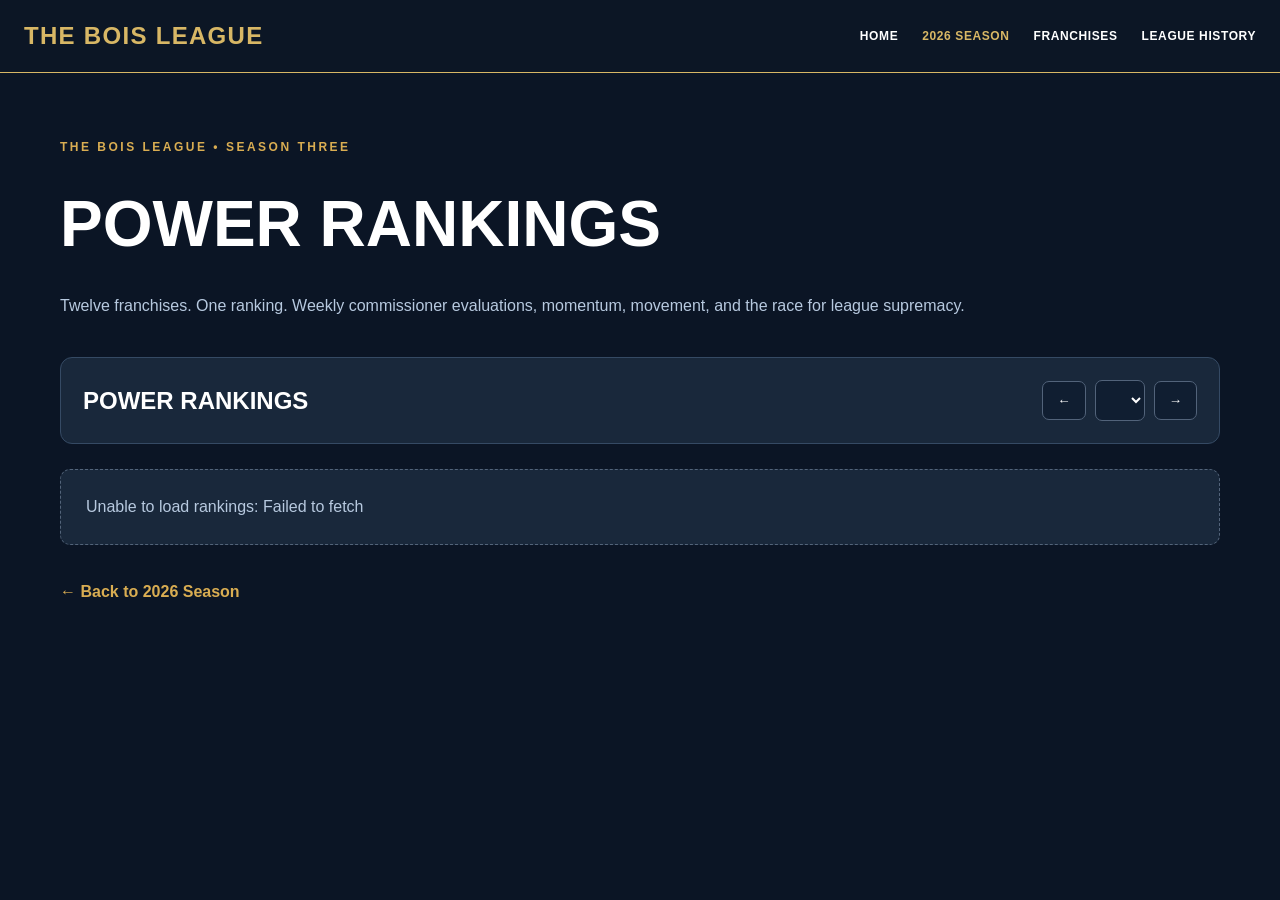
<file: seasons/2026/power-rankings.html>
<!DOCTYPE html>
<html lang="en">
<head>
<meta charset="UTF-8">
<meta name="viewport" content="width=device-width, initial-scale=1">
<title>2026 Power Rankings | The Bois League</title>
<link rel="stylesheet" href="/css/style.css">
<style>
* { box-sizing: border-box; }

body {
  margin: 0;
  background: #0b1525;
  color: #fff;
  font-family: Arial, sans-serif;
}



.page {
  max-width: 1200px;
  margin: auto;
  padding: 65px 20px;
}

.eyebrow {
  color: #d9ad52;
  font-size: 12px;
  font-weight: 900;
  letter-spacing: 2.5px;
}

h1 {
  font-size: clamp(36px, 6vw, 64px);
  margin: 20px 0;
  font-weight: 900;
}

.intro {
  color: #b7c9df;
  line-height: 1.7;
}

.controls {
  display: flex;
  justify-content: space-between;
  align-items: center;
  flex-wrap: wrap;
  gap: 15px;
  padding: 22px;
  margin: 38px 0 25px;
  background: #19283b;
  border: 1px solid #354a64;
  border-radius: 12px;
}

.controls h2 { margin: 0; }

.week-nav {
  display: flex;
  gap: 9px;
  align-items: center;
}

.week-nav button,
.week-nav select {
  background: #101e31;
  color: white;
  border: 1px solid #52637a;
  border-radius: 7px;
  padding: 11px 14px;
  cursor: pointer;
  font-weight: bold;
}

.week-nav button:disabled {
  opacity: .35;
  cursor: default;
}

.rankings {
  display: grid;
  gap: 15px;
}

.rank-card {
  background: #19283b;
  border: 1px solid #354a64;
  border-radius: 12px;
  padding: 25px;
}

.rank-card.first {
  background: linear-gradient(135deg, #283e59, #19283b);
  border: 2px solid #d9ad52;
  padding: 35px;
}

.rank-main {
  display: flex;
  align-items: center;
  gap: 22px;
}

.rank-number {
  color: #d9ad52;
  font-size: 35px;
  font-weight: 900;
  min-width: 65px;
}

.first .rank-number {
  font-size: 50px;
}

.rank-info {
  flex: 1;
  min-width: 0;
}

.rank-info h3 {
  font-size: 23px;
  margin: 0 0 9px;
}

.rank-meta {
  color: #b7c9df;
  font-size: 13px;
}

.movement {
  font-size: 18px;
  font-weight: 900;
  white-space: nowrap;
}

.movement.up { color: #31d99b; }
.movement.down { color: #ff6575; }
.movement.same { color: #b7c9df; }

.commentary {
  margin: 22px 0 0;
  padding-top: 18px;
  border-top: 1px solid #354a64;
  color: #d3dfed;
  line-height: 1.75;
  white-space: pre-line;
}

.top-label {
  color: #d9ad52;
  font-size: 11px;
  font-weight: 900;
  letter-spacing: 2px;
  margin-bottom: 18px;
}

.notice {
  background: #19283b;
  border: 1px dashed #53647a;
  border-radius: 10px;
  padding: 25px;
  color: #b7c9df;
}

.back {
  display: inline-block;
  margin-top: 35px;
  color: #d9ad52;
  font-weight: bold;
  text-decoration: none;
}


@media (max-width: 700px) {
  .page {
    padding: 40px 16px;
  }

  .rank-card,
  .rank-card.first {
    padding: 20px;
  }

  .rank-number {
    min-width: 45px;
    font-size: 27px;
  }

  .rank-info h3 {
    font-size: 18px;
  }

  .rank-main {
    gap: 12px;
  }
}

  .rank-card, .rank-card.first { padding: 20px; }
  .rank-number { min-width: 45px; font-size: 27px; }
  .rank-info h3 { font-size: 18px; }
  .rank-main { gap: 12px; }
}
</style>
</head>
<body>


<header class="site-header">
  <div class="nav-inner">

    <a href="/" class="site-logo">
      THE BOIS LEAGUE
    </a>

    <nav class="nav-links">
      <a href="/">HOME</a>
      <a href="/seasons/2026/" class="active">2026 SEASON</a>
      <a href="/franchises.html">FRANCHISES</a>
      <a href="/#history">LEAGUE HISTORY</a>
    </nav>

  </div>
</header>


<main class="page">
  <div class="eyebrow">THE BOIS LEAGUE • SEASON THREE</div>
  <h1>POWER RANKINGS</h1>
  <p class="intro">
    Twelve franchises. One ranking.
    Weekly commissioner evaluations, momentum,
    movement, and the race for league supremacy.
  </p>

  <div class="controls">
    <h2 id="week-title">POWER RANKINGS</h2>
    <div class="week-nav">
      <button id="prev" type="button">←</button>
      <select id="week-select" aria-label="Ranking week"></select>
      <button id="next" type="button">→</button>
    </div>
  </div>

  <div id="rankings" class="rankings">
    <div class="notice">Loading official rankings...</div>
  </div>

  <a class="back" href="/seasons/2026/">
    ← Back to 2026 Season
  </a>
</main>

<script>
// Copy the exact API_BASE value from your working
// seasons/2026/matchups.html file into this line.
const API_BASE = "https://script.google.com/macros/s/AKfycbyowj7BeP1m_2Gf2r4j9hIPzruxjDIXnzVO-ibSMFrr-Z0P4aJvUkqF6ihiVdcz4JOYag/exec";

const rankingsContainer = document.getElementById("rankings");
const weekSelect = document.getElementById("week-select");

let allRankings = [];
let weeks = [];
let selectedWeek = null;
let franchiseNames = {};

function escapeHTML(value) {
  return String(value ?? "").replace(/[&<>"']/g, char => ({
    "&": "&amp;",
    "<": "&lt;",
    ">": "&gt;",
    '"': "&quot;",
    "'": "&#39;"
  })[char]);
}

function movementHTML(entry) {
  if (entry.previousRank === null) {
    return '<span class="movement same">—</span>';
  }

  if (entry.movement > 0) {
    return '<span class="movement up">▲ ' +
      entry.movement + '</span>';
  }

  if (entry.movement < 0) {
    return '<span class="movement down">▼ ' +
      Math.abs(entry.movement) + '</span>';
  }

  return '<span class="movement same">—</span>';
}

function renderRankings() {
  document.getElementById("week-title").textContent =
    "WEEK " + selectedWeek;

  weekSelect.value = String(selectedWeek);

  const index = weeks.indexOf(selectedWeek);
  document.getElementById("prev").disabled = index <= 0;
  document.getElementById("next").disabled =
    index >= weeks.length - 1;

  const entries = allRankings
    .filter(entry => Number(entry.week) === selectedWeek)
    .sort((a, b) => a.rank - b.rank);

  if (!entries.length) {
    rankingsContainer.innerHTML =
      '<div class="notice">No rankings published for this week.</div>';
    return;
  }

  rankingsContainer.innerHTML = entries.map(entry => {
    const name =
      franchiseNames[entry.abbreviation] ||
      entry.abbreviation;

    const top = entry.rank === 1;

    const points = Number(entry.pointsFor).toLocaleString(
      "en-CA",
      { minimumFractionDigits: 2, maximumFractionDigits: 2 }
    );

    return `
      <article class="rank-card${top ? " first" : ""}">
        ${top ? '<div class="top-label">★ TOP-RANKED FRANCHISE</div>' : ""}
        <div class="rank-main">
          <div class="rank-number">#${entry.rank}</div>

          <div class="rank-info">
            <h3>${escapeHTML(name)}</h3>
            <div class="rank-meta">
              ${entry.wins}–${entry.losses}
              &nbsp; • &nbsp;
              ${points} PF
              &nbsp; • &nbsp;
              ${escapeHTML(entry.abbreviation)}
            </div>
          </div>

          ${movementHTML(entry)}
        </div>

        <p class="commentary">${
          escapeHTML(entry.commentary || "No commissioner commentary.")
        }</p>
      </article>
    `;
  }).join("");
}

function changeWeek(index) {
  if (index < 0 || index >= weeks.length) return;
  selectedWeek = weeks[index];
  renderRankings();
}

document.getElementById("prev").addEventListener("click", () => {
  changeWeek(weeks.indexOf(selectedWeek) - 1);
});

document.getElementById("next").addEventListener("click", () => {
  changeWeek(weeks.indexOf(selectedWeek) + 1);
});

weekSelect.addEventListener("change", () => {
  selectedWeek = Number(weekSelect.value);
  renderRankings();
});

async function fetchData(type) {
  const response = await fetch(
    API_BASE + "?type=" + encodeURIComponent(type)
  );

  if (!response.ok) {
    throw new Error("Failed to load " + type);
  }

  const data = await response.json();

  if (!data.success) {
    throw new Error(data.error || "API error");
  }

  return data;
}

async function loadRankings() {
  try {
    const [rankingData, standingsData] = await Promise.all([
      fetchData("power-rankings"),
      fetchData("standings")
    ]);

    standingsData.teams.forEach(team => {
      franchiseNames[team.abbreviation] = team.name;
    });

    allRankings = rankingData.rankings;
    
    console.log("Power Rankings API data:", rankingData.rankings);
console.log("501st Week 10:", rankingData.rankings.find(entry => Number(entry.week) === 10 && entry.abbreviation === "501st"));
   
    weeks = rankingData.weeks
      .map(Number)
      .sort((a, b) => a - b);

    if (!weeks.length) {
      throw new Error("No published power rankings found.");
    }

    weekSelect.innerHTML = "";

    weeks.forEach(week => {
      const option = document.createElement("option");
      option.value = week;
      option.textContent = "Week " + week;
      weekSelect.appendChild(option);
    });

    selectedWeek = weeks[weeks.length - 1];
    renderRankings();

  } catch (error) {
    console.error("Power Rankings error:", error);
    rankingsContainer.innerHTML =
      '<div class="notice">Unable to load rankings: ' +
      escapeHTML(error.message) + '</div>';
  }
}

loadRankings();
</script>
</body>
</html>
</file>
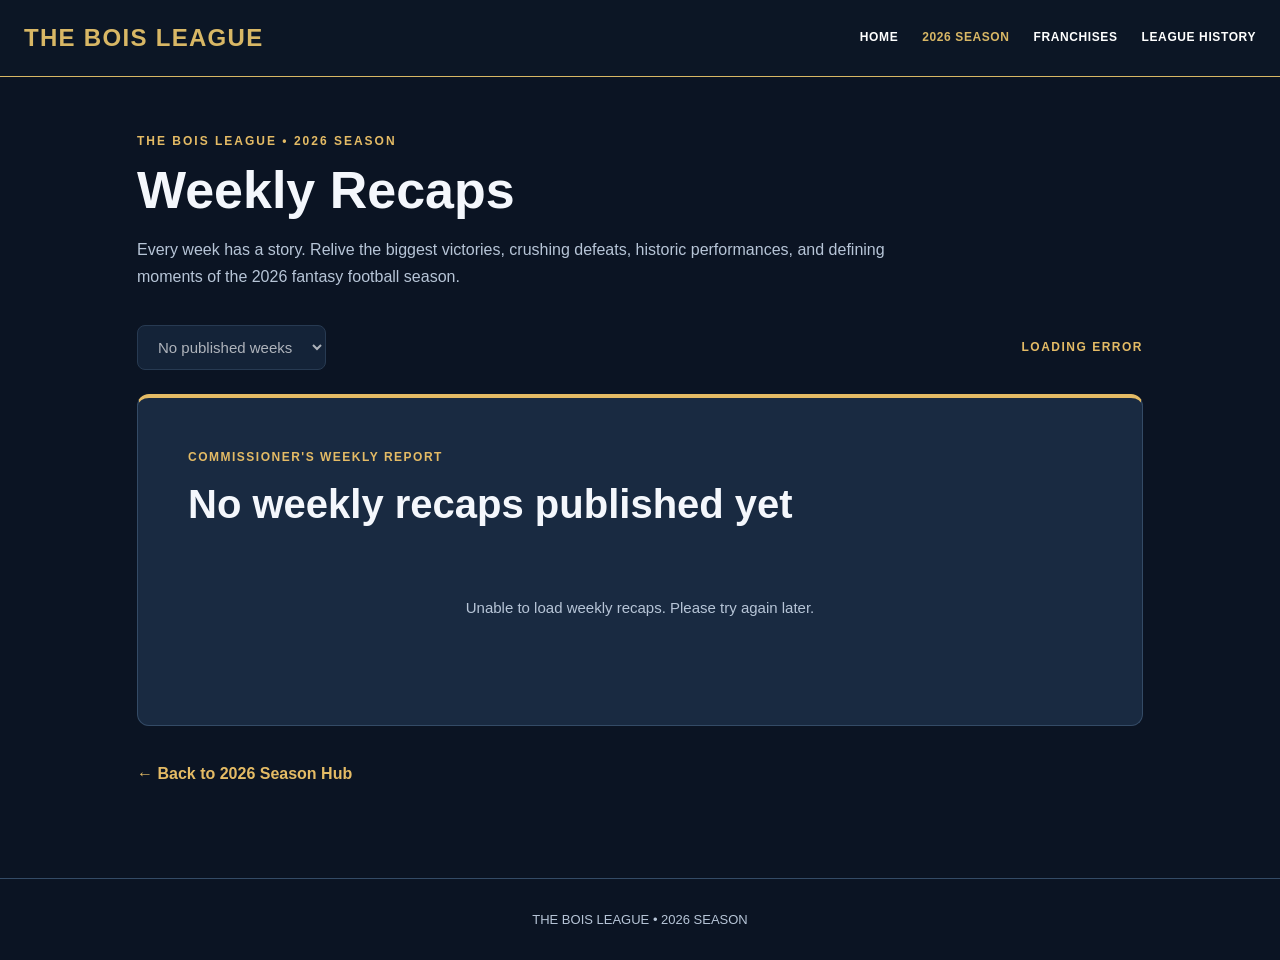
<file: seasons/2026/recaps.html>
<!DOCTYPE html>
<html lang="en">
<head>
<meta charset="UTF-8">
<meta name="viewport" content="width=device-width, initial-scale=1.0">
<title>2026 Weekly Recaps | The Bois League</title>
<link rel="stylesheet" href="/css/style.css">
<style>
:root {
  --bg: #0b1423;
  --panel: #192a41;
  --panel-light: #223650;
  --gold: #e4bb65;
  --text: #f4f7fc;
  --muted: #b7c5d7;
  --border: #344b66;
}

* { box-sizing: border-box; }

body {
  margin: 0;
  background: var(--bg);
  color: var(--text);
  font-family: Arial, Helvetica, sans-serif;
  line-height: 1.65;
}

a { color: inherit; text-decoration: none; }


main {
  max-width: 1050px;
  margin: auto;
  padding: 55px 22px 90px;
}

.eyebrow {
  color: var(--gold);
  font-size: 12px;
  font-weight: 900;
  letter-spacing: 2px;
  text-transform: uppercase;
}

h1 {
  font-size: clamp(32px, 5vw, 52px);
  margin: 10px 0 14px;
  line-height: 1.15;
}

.intro {
  color: var(--muted);
  max-width: 760px;
  margin-bottom: 35px;
}

.toolbar {
  display: flex;
  justify-content: space-between;
  align-items: center;
  gap: 20px;
  flex-wrap: wrap;
  margin-bottom: 24px;
}

.week-select {
  background: var(--panel);
  color: var(--text);
  border: 1px solid var(--border);
  border-radius: 8px;
  padding: 12px 16px;
  font-size: 15px;
  cursor: pointer;
  min-width: 170px;
}

.status {
  color: var(--gold);
  font-size: 12px;
  font-weight: bold;
  letter-spacing: 1.5px;
}

/* MAIN ARTICLE */

.recap-card {
  background: var(--panel);
  border: 1px solid var(--border);
  border-top: 4px solid var(--gold);
  border-radius: 12px;
  overflow: hidden;
}

.article-inner {
  padding: clamp(23px, 5vw, 50px);
}

.recap-label {
  color: var(--gold);
  font-size: 12px;
  font-weight: 900;
  letter-spacing: 1.5px;
}

.recap-title {
  font-size: clamp(27px, 4vw, 40px);
  line-height: 1.2;
  margin: 12px 0 27px;
  max-width: 800px;
}

.article-body {
  max-width: 850px;
  margin: 0 auto;
  color: #dce5f2;
  font-size: 15px;
  line-height: 1.7;
  overflow-wrap: break-word;
}

.article-body p {
  margin: 0 0 15px;
  font-size: 15px;
  font-weight: 400;
  line-height: 1.7;
}

.article-body .opening-paragraph {
  font-size: 17px;
  color: #f4f7fc;
  line-height: 1.75;
}

/* MAJOR SECTIONS */

.article-body .section-heading {
  color: var(--gold);
  font-size: clamp(20px, 3vw, 25px);
  line-height: 1.3;
  letter-spacing: 1px;
  text-transform: uppercase;
  margin: 34px 0 19px;
  padding: 0 0 12px;
  border-bottom: 1px solid var(--border);
  position: relative;
}

.article-body .section-heading::after {
  content: "";
  position: absolute;
  bottom: -1px;
  left: 0;
  width: 65px;
  height: 3px;
  background: var(--gold);
}

/* MATCHUP CARDS */

.article-body .story-panel {
  background: #17283e;
  border: 1px solid #34475d;
  border-radius: 9px;
  padding: 20px 24px;
  margin: 0 0 16px;
}

.article-body .story-panel .matchup-line {
  color: #a9c3e5;
  font-size: 13px;
  font-weight: 800;
  line-height: 1.5;
  margin: 0 0 7px;
}

.article-body .story-panel .story-title {
  color: #fff;
  font-size: 20px;
  font-weight: 800;
  line-height: 1.35;
  margin: 0 0 13px;
}

.article-body .story-panel .story-paragraph {
  color: #d4deeb;
  font-size: 15px;
  font-weight: 400;
  line-height: 1.7;
  margin: 0 0 11px;
}

.article-body .story-panel .story-paragraph:last-child {
  margin-bottom: 0;
}

/* EDITORIAL HEADINGS */

.article-body .editorial-subhead {
  font-size: 18px;
  line-height: 1.4;
  color: #fff;
  margin: 19px 0 10px;
}

/* OPTIONAL GAME OF THE WEEK */

.article-body .feature-panel {
  margin: 0 0 18px;
}

.article-body .feature-panel h4 {
  color: #fff;
  font-size: 18px;
  margin: 0 0 9px;
}

/* COMMISSIONER'S CORNER */

.article-body .commissioner-panel {
  background: #112137;
  border: 1px solid #344b66;
  border-radius: 9px;
  padding: 22px 25px;
  margin: 0 0 25px;
}

.commissioner-kicker {
  color: var(--gold);
  font-size: 11px;
  font-weight: 900;
  letter-spacing: 1.5px;
  margin-bottom: 14px;
}

.article-body .commissioner-topic {
  color: #fff;
  font-size: 17px;
  font-weight: 800;
  line-height: 1.4;
  margin: 20px 0 7px;
}

.article-body .commissioner-topic:first-of-type {
  margin-top: 8px;
}

.article-body .commissioner-paragraph {
  color: #d4deeb;
  font-size: 15px;
  font-weight: 400;
  line-height: 1.7;
  margin: 0 0 11px;
}

.article-body .commissioner-paragraph:last-child {
  margin-bottom: 0;
}

/* WEEK PREVIEWS */

.article-body .week-preview {
  margin: 0 0 13px;
  padding: 0 0 11px;
  border-bottom: 1px solid #34475d;
}

.article-body .week-preview h4 {
  color: #fff;
  font-size: 16px;
  line-height: 1.4;
  margin: 0 0 6px;
}

.article-body .week-preview p {
  color: #c9d5e4;
  font-size: 15px;
  line-height: 1.65;
  margin: 0 0 7px;
}

.article-body .week-preview p:last-child {
  margin-bottom: 0;
}

.article-body .closing-note {
  color: var(--gold);
  font-weight: 700;
}

/* WEEKLY AWARDS */

.awards-gallery {
  display: grid;
  grid-template-columns: repeat(2, minmax(0, 1fr));
  gap: 16px;
  margin: 0 0 16px;
}

.award-card {
  background: #112238;
  border: 1px solid #344b66;
  border-radius: 10px;
  padding: 18px;
  text-align: center;
  min-width: 0;
}

.award-card.featured {
  border-top: 2px solid var(--gold);
}

.award-image {
  display: block;
  width: min(100%, 190px);
  height: auto;
  aspect-ratio: 1;
  object-fit: contain;
  margin: 0 auto 12px;
}

.award-name {
  color: var(--gold);
  font-size: 11px;
  font-weight: 900;
  text-transform: uppercase;
  letter-spacing: 1px;
  margin-bottom: 7px;
}

.award-winner {
  color: #fff;
  font-size: 16px;
  font-weight: 800;
  line-height: 1.5;
}

.award-description {
  color: var(--muted);
  font-size: 13px;
  line-height: 1.6;
  margin-top: 10px;
}

.minor-awards {
  display: grid;
  grid-template-columns: repeat(3, minmax(0, 1fr));
  gap: 12px;
  margin-bottom: 26px;
}

.award-card.minor {
  background: #1c3049;
  padding: 17px;
}

.award-card.minor .award-winner {
  font-size: 14px;
}

.award-card.minor .award-description {
  font-size: 12px;
}

/* OTHER ELEMENTS */

.empty {
  color: var(--muted);
  text-align: center;
  padding: 40px 10px;
}

.back-link {
  display: inline-block;
  margin-top: 35px;
  color: var(--gold);
  font-weight: bold;
}

.back-link:hover { text-decoration: underline; }

footer {
  text-align: center;
  color: var(--muted);
  padding: 30px;
  border-top: 1px solid var(--border);
  font-size: 13px;
}

/* MOBILE */

@media (max-width: 700px) {
  .minor-awards {
    grid-template-columns: 1fr;
  }

  .article-body .story-panel {
    padding: 18px 17px;
  }

  .article-body .commissioner-panel {
    padding: 19px 18px;
  }
}

@media (max-width: 520px) {
  .toolbar { align-items: stretch; }
  .week-select { width: 100%; }
  nav { gap: 14px; }

  .awards-gallery {
    grid-template-columns: 1fr;
  }

  .award-image {
    max-width: 170px;
  }

  .article-inner {
    padding: 24px 19px;
  }

  .article-body .story-panel .story-title {
    font-size: 18px;
  }
}
</style>
</head>

<body>

<header class="site-header">
  <div class="nav-inner">

    <a href="/" class="site-logo">
      THE BOIS LEAGUE
    </a>

    <nav class="nav-links">
      <a href="/">HOME</a>
      <a href="/seasons/2026/" class="active">2026 SEASON</a>
      <a href="/franchises.html">FRANCHISES</a>
      <a href="/#history">LEAGUE HISTORY</a>
    </nav>

  </div>
</header>



<main>
  <div class="eyebrow">The Bois League • 2026 Season</div>

  <h1>Weekly Recaps</h1>

  <p class="intro">
    Every week has a story. Relive the biggest victories,
    crushing defeats, historic performances, and defining
    moments of the 2026 fantasy football season.
  </p>

  <div class="toolbar">
    <select id="week-select" class="week-select" disabled>
      <option>Loading weeks...</option>
    </select>

    <span class="status" id="recap-status">
      LOADING RECAPS
    </span>
  </div>

  <article class="recap-card">
    <div class="article-inner">
      <div class="recap-label" id="recap-label">
        COMMISSIONER'S WEEKLY REPORT
      </div>

      <h2 class="recap-title" id="recap-title">
        Loading weekly recap...
      </h2>

      <div class="article-body" id="recap-body"></div>
    </div>
  </article>

  <a class="back-link" href="/seasons/2026/">
    ← Back to 2026 Season Hub
  </a>
</main>

<footer>
  THE BOIS LEAGUE • 2026 SEASON
</footer>

<script>
const API_URL =
  "https://script.google.com/macros/s/AKfycbyowj7BeP1m_2Gf2r4j9hIPzruxjDIXnzVO-ibSMFrr-Z0P4aJvUkqF6ihiVdcz4JOYag/exec";

const AWARDS = [
  ["Offensive MVP", "/images/awards/OMVP.png"],
  ["Defensive MVP", "/images/awards/DMVP.png"],
  ["Special Teams MVP", "/images/awards/STMVP.png"],
  ["Rookie of the Week", "/images/awards/ROTW.png"],
  ["Team of the Week", null],
  ["Heartbreaker of the Week", null],
  ["Nail-Biter of the Week", null]
];

const SECTION_NAMES = [
  "AROUND THE LEAGUE",
  "GAME OF THE WEEK",
  "WEEKLY AWARDS",
  "THE DIVISION RACES",
  "RECORDS AND MILESTONES",
  "COMMISSIONER'S CORNER",
  "THE WEEK AHEAD"
];

let recaps = [];

const weekSelect = document.getElementById("week-select");
const recapStatus = document.getElementById("recap-status");
const recapTitle = document.getElementById("recap-title");
const recapBody = document.getElementById("recap-body");
const recapLabel = document.getElementById("recap-label");

function escapeHTML(value) {
  return String(value ?? "")
    .replace(/&/g, "&amp;")
    .replace(/</g, "&lt;")
    .replace(/>/g, "&gt;")
    .replace(/"/g, "&quot;")
    .replace(/'/g, "&#39;");
}

function normalize(text) {
  return String(text ?? "")
    .replace(/\r\n?/g, "\n")
    .replace(/\u00a0/g, " ")
    .trim()
    .replace(/^["']|["']$/g, "");
}

function cleanLine(text) {
  return String(text ?? "")
    .trim()
    .replace(/^#{1,6}\s+/, "")
    .replace(/^\*\*(.*?)\*\*$/, "$1")
    .trim();
}

function sectionName(text) {
  const upper = cleanLine(text).toUpperCase();

  if (SECTION_NAMES.includes(upper)) return upper;

  if (/^LOOKING AHEAD\b/.test(upper)) {
    return "LOOKING AHEAD";
  }

  return null;
}

/*
  STRICT SCORE DETECTION

  A matchup score must occupy the entire line.

  Example:
  Team A 323.30 — Team B 173.45

  A paragraph containing 323.30–173.45 will
  NOT be mistaken for a new matchup.
*/

function isScoreLine(text) {
  const line = cleanLine(text);

  return /^[^\n]{2,100}?\s+\d{2,3}\.\d{2}\s+[—–-]\s+[^\n]{2,100}?\s+\d{2,3}\.\d{2}$/.test(line);
}

/*
  Preview detection accepts:
  Team A (3–0) vs Team B (1–2)
  Team A (3-0) vs. Team B (1-2)
*/

function isPreviewLine(text) {
  const line = cleanLine(text);

  return /\(\d+\s*[–—-]\s*\d+\)\s+vs\.?\s+/i.test(line);
}

function isUpperHeading(text) {
  const line = cleanLine(text);

  return (
    line.length <= 90 &&
    /^[A-Z0-9\s'’&:—–-]+$/.test(line) &&
    /[A-Z]/.test(line)
  );
}

function isShortHeading(text) {
  const line = cleanLine(text);

  if (!line || line.length > 90) return false;
  if (/[.!?]$/.test(line)) return false;
  if (sectionName(line)) return false;
  if (isScoreLine(line)) return false;
  if (isPreviewLine(line)) return false;

  return line.split(/\s+/).length <= 12;
}

/*
  TEXT BLOCK PROCESSING

  Preserve paragraph breaks, but recognize
  score lines and section headings even when
  Google Sheets supplies inconsistent spacing.
*/

function tokenizeRecap(rawText) {
  const raw = normalize(rawText);

  if (!raw) return [];

  const paragraphs = raw.split(/\n\s*\n/);
  const tokens = [];

  for (const paragraph of paragraphs) {
    const lines = paragraph
      .split("\n")
      .map(cleanLine)
      .filter(Boolean);

    if (!lines.length) continue;

    let prose = [];

    function flushProse() {
      if (!prose.length) return;

      tokens.push(prose.join(" ").trim());
      prose = [];
    }

    for (const line of lines) {
      const structural =
        Boolean(sectionName(line)) ||
        isScoreLine(line) ||
        isPreviewLine(line) ||
        isUpperHeading(line);

      if (structural) {
        flushProse();
        tokens.push(line);
      } else {
        prose.push(line);
      }
    }

    flushProse();
  }

  return tokens.filter(Boolean);
}

/* AWARD PARSING */

function parseAward(text) {
  const match = cleanLine(text).match(
    /^(.+?)\s+[—–-]\s+(.+)$/
  );

  if (!match) return null;

  const definition = AWARDS.find(
    award =>
      award[0].toLowerCase() ===
      match[1].trim().toLowerCase()
  );

  if (!definition) return null;

  const content = match[2].trim();

  /*
    Split after the winner's points, not after
    the first period in a decimal number.
  */

  const scoreSplit = content.match(
    /^(.+?\b\d+(?:\.\d+)?\s+points\.)\s*(.*)$/i
  );

  const winner = scoreSplit
    ? scoreSplit[1]
    : content;

  const description = scoreSplit
    ? scoreSplit[2]
    : "";

  return {
    name: definition[0],
    image: definition[1],
    winner,
    description
  };
}

function awardCard(award) {
  const featured = Boolean(award.image);

  const image = featured
    ? `<img
         class="award-image"
         src="${escapeHTML(award.image)}"
         alt="${escapeHTML(award.name)}"
         loading="lazy"
       >`
    : "";

  return `
    <div class="award-card ${featured ? "featured" : "minor"}">
      ${image}
      <div class="award-name">
        ${escapeHTML(award.name)}
      </div>
      <div class="award-winner">
        ${escapeHTML(award.winner)}
      </div>
      ${
        award.description
          ? `<div class="award-description">
               ${escapeHTML(award.description)}
             </div>`
          : ""
      }
    </div>
  `;
}

function renderAwards(awards) {
  const featured = awards.filter(a => a.image);
  const minor = awards.filter(a => !a.image);

  let html = "";

  if (featured.length) {
    html += `
      <div class="awards-gallery">
        ${featured.map(awardCard).join("")}
      </div>
    `;
  }

  if (minor.length) {
    html += `
      <div class="minor-awards">
        ${minor.map(awardCard).join("")}
      </div>
    `;
  }

  return html;
}

/*
  MAIN RECAP FORMATTER

  IMPORTANT:
  - One card per matchup.
  - A score line starts the card.
  - The next block is the headline.
  - All following paragraphs stay in that card.
  - Only the next FULL score line or major
    section can end the matchup.
*/

function formatRecap(rawText) {
  const blocks = tokenizeRecap(rawText);

  if (!blocks.length) return "";

  const root = document.createElement("div");

  let section = "";
  let story = null;
  let storyNeedsTitle = false;

  let commissioner = null;
  let preview = null;
  let feature = null;

  let awards = [];
  let firstParagraph = true;

  let expectingPreviewIntro = false;
  let expectingClosingTitle = false;

  function element(tag, className, text, parent = root) {
    const node = document.createElement(tag);

    if (className) node.className = className;

    node.textContent = cleanLine(text);
    parent.appendChild(node);

    return node;
  }

  function finishAwards() {
    if (!awards.length) return;

    const holder = document.createElement("div");
    holder.innerHTML = renderAwards(awards);

    while (holder.firstChild) {
      root.appendChild(holder.firstChild);
    }

    awards = [];
  }

  function newStory(score) {
    story = document.createElement("section");
    story.className = "story-panel";
    root.appendChild(story);

    element("div", "matchup-line", score, story);

    storyNeedsTitle = true;
  }

  function newPreview(title) {
    preview = document.createElement("div");
    preview.className = "week-preview";
    root.appendChild(preview);

    element("h4", "", title, preview);
  }

  for (const block of blocks) {
    const text = cleanLine(block);
    const newSection = sectionName(text);

    /*
      1. MAJOR SECTION HEADINGS
    */

    if (newSection) {
      finishAwards();

      section = newSection;

      story = null;
      storyNeedsTitle = false;
      commissioner = null;
      preview = null;
      feature = null;

      expectingPreviewIntro =
        section === "LOOKING AHEAD";

      expectingClosingTitle =
        section === "THE WEEK AHEAD";

      element("h3", "section-heading", text);

      if (section === "COMMISSIONER'S CORNER") {
        commissioner = document.createElement("div");
        commissioner.className = "commissioner-panel";
        root.appendChild(commissioner);

        element(
          "div",
          "commissioner-kicker",
          "FROM THE COMMISSIONER",
          commissioner
        );
      }

      continue;
    }

    /*
      2. WEEKLY AWARDS
    */

    if (section === "WEEKLY AWARDS") {
      const award = parseAward(text);

      if (award) {
        awards.push(award);
        continue;
      }

      finishAwards();
    }

    /*
      3. AROUND THE LEAGUE

      All content belongs to the active story
      until another complete score line appears.
    */

    if (section === "AROUND THE LEAGUE") {

      if (isScoreLine(text)) {
        newStory(text);
        continue;
      }

      if (story) {

        if (storyNeedsTitle) {
          element(
            "h4",
            "story-title",
            text,
            story
          );

          storyNeedsTitle = false;
        } else {
          element(
            "p",
            "story-paragraph",
            text,
            story
          );
        }

        continue;
      }

      element("p", "", text);
      continue;
    }

    /*
      4. OPTIONAL GAME OF THE WEEK

      Supports older recaps that may still
      include a separate GOTW section.
    */

    if (section === "GAME OF THE WEEK") {
      if (!feature) {
        feature = document.createElement("div");
        feature.className = "feature-panel";
        root.appendChild(feature);
      }

      if (isShortHeading(text)) {
        element("h4", "", text, feature);
      } else {
        element("p", "", text, feature);
      }

      continue;
    }

    /*
      5. COMMISSIONER'S CORNER

      Short topic headings are distinguished
      from ordinary paragraphs.
    */

    if (section === "COMMISSIONER'S CORNER") {
      if (isShortHeading(text)) {
        element(
          "h4",
          "commissioner-topic",
          text,
          commissioner
        );
      } else {
        element(
          "p",
          "commissioner-paragraph",
          text,
          commissioner
        );
      }

      continue;
    }

    /*
      6. LOOKING AHEAD

      One compact preview per matchup.
    */

    if (section === "LOOKING AHEAD") {

      if (isPreviewLine(text)) {
        newPreview(text);
        expectingPreviewIntro = false;
        continue;
      }

      if (preview) {
        element("p", "", text, preview);
        continue;
      }

      if (
        expectingPreviewIntro &&
        isShortHeading(text)
      ) {
        element(
          "h4",
          "editorial-subhead",
          text
        );

        expectingPreviewIntro = false;
        continue;
      }

      element("p", "", text);
      expectingPreviewIntro = false;
      continue;
    }

    /*
      7. CLOSING SECTION
    */

    if (section === "THE WEEK AHEAD") {
      if (
        expectingClosingTitle &&
        isShortHeading(text)
      ) {
        element(
          "h4",
          "editorial-subhead",
          text
        );

        expectingClosingTitle = false;
        continue;
      }

      element("p", "", text);
      expectingClosingTitle = false;
      continue;
    }

    /*
      8. OTHER ARTICLE CONTENT

      Division races and records are
      ordinary paragraphs, not cards.
    */

    if (isUpperHeading(text)) {
      element("h3", "section-heading", text);
      continue;
    }

    const paragraph = element("p", "", text);

    if (firstParagraph) {
      paragraph.className = "opening-paragraph";
      firstParagraph = false;
    }
  }

  finishAwards();

  return root.innerHTML;
}

/* DISPLAY SELECTED WEEK */

function renderRecap(week) {
  const recap = recaps.find(
    item => Number(item.week) === Number(week)
  );

  if (!recap) return;

  recapStatus.textContent =
    `WEEK ${recap.week} • PUBLISHED`;

  recapLabel.textContent =
    `WEEK ${recap.week} • COMMISSIONER'S REPORT`;

  recapTitle.textContent =
    recap.headline || `Week ${recap.week} Recap`;

  recapBody.innerHTML = formatRecap(recap.recap);

  weekSelect.value = String(recap.week);

  const url = new URL(window.location.href);
  url.searchParams.set("week", recap.week);
  history.replaceState(null, "", url);
}

/* EMPTY STATE */

function showEmpty(message) {
  weekSelect.innerHTML =
    "<option>No published weeks</option>";

  weekSelect.disabled = true;

  recapStatus.textContent =
    "NO PUBLISHED RECAPS";

  recapLabel.textContent =
    "COMMISSIONER'S WEEKLY REPORT";

  recapTitle.textContent =
    "No weekly recaps published yet";

  recapBody.innerHTML =
    `<p class="empty">${escapeHTML(message)}</p>`;
}

/* LOAD RECAPS FROM GOOGLE SHEETS */

async function loadRecaps() {
  try {
    const response = await fetch(
      API_URL + "?type=recaps"
    );

    if (!response.ok) {
      throw new Error("HTTP " + response.status);
    }

    const data = await response.json();

    if (!data.success) {
      throw new Error(
        data.error || "API request failed"
      );
    }

    recaps = Array.isArray(data.recaps)
      ? data.recaps
      : [];

    if (!recaps.length) {
      showEmpty(
        "The commissioner has not published any weekly recaps yet."
      );
      return;
    }

    recaps.sort(
      (a, b) => Number(b.week) - Number(a.week)
    );

    weekSelect.innerHTML = "";

    for (const recap of recaps) {
      const option = document.createElement("option");

      option.value = recap.week;
      option.textContent = `Week ${recap.week}`;

      weekSelect.appendChild(option);
    }

    weekSelect.disabled = false;

    const requestedWeek = new URLSearchParams(
      window.location.search
    ).get("week");

    const initialWeek = recaps.some(
      recap => String(recap.week) === requestedWeek
    )
      ? requestedWeek
      : recaps[0].week;

    renderRecap(initialWeek);

  } catch (error) {
    console.error("Weekly Recaps error:", error);

    showEmpty(
      "Unable to load weekly recaps. Please try again later."
    );

    recapStatus.textContent = "LOADING ERROR";
  }
}

/* WEEK SELECTOR */

weekSelect.addEventListener("change", () => {
  renderRecap(weekSelect.value);
});

/* INITIALIZE */

loadRecaps();
</script>

</body>
</html>
</file>
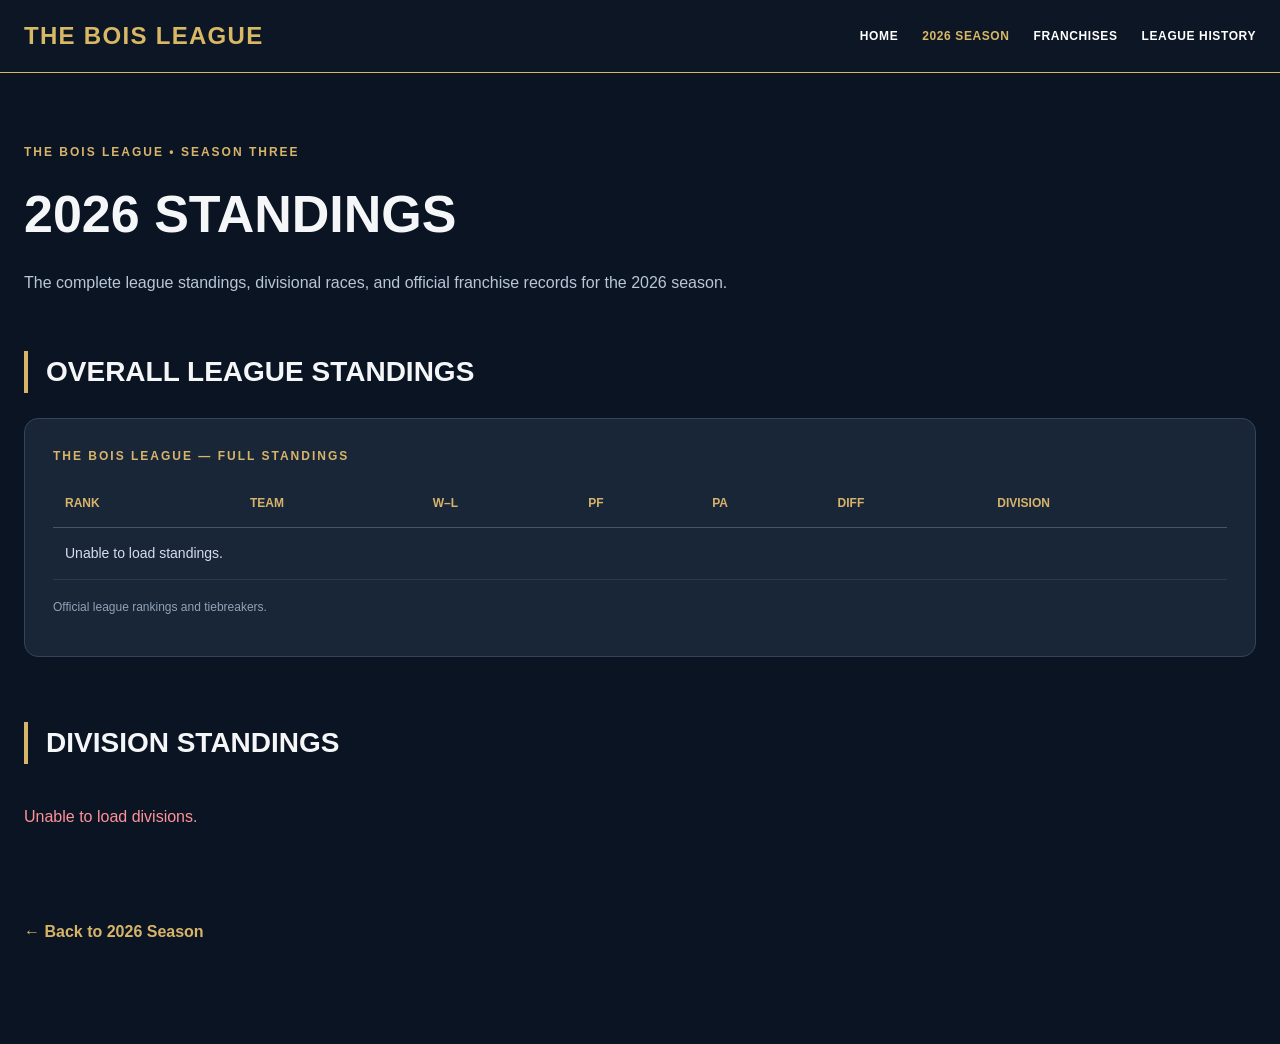
<file: seasons/2026/standings.html>
<!DOCTYPE html>
<html lang="en">
<head>
  <meta charset="UTF-8">
  <meta name="viewport" content="width=device-width, initial-scale=1">
  <title>2026 Standings | The Bois League</title>
  <link rel="stylesheet" href="/css/style.css">

  <style>
    
html, body {
  margin: 0;
  padding: 0;
}

body {
  background: #0b1423;
  color: #f5f6f8;
  font-family: Arial, sans-serif;
}


/* Consistent site navigation */

    .standings-page {
      background: #0b1423;
      color: #f5f6f8;
      min-height: 100vh;
      padding: 70px 24px 100px;
    }

    .standings-container {
      max-width: 1250px;
      margin: 0 auto;
    }

    .standings-eyebrow {
      color: #d7b46a;
      font-size: 12px;
      font-weight: 800;
      letter-spacing: 2px;
      text-transform: uppercase;
      margin-bottom: 14px;
    }

    .standings-heading {
      font-size: clamp(32px, 5vw, 52px);
      font-weight: 900;
      margin: 0 0 14px;
      text-transform: uppercase;
    }

    .standings-intro {
      color: #b9c6d6;
      margin-bottom: 55px;
      line-height: 1.7;
    }

    .standings-section {
      margin-bottom: 65px;
    }

    .standings-section h2 {
      font-size: 28px;
      text-transform: uppercase;
      margin-bottom: 25px;
      border-left: 4px solid #d7b46a;
      padding-left: 18px;
    }

    .standings-panel {
      background: #192638;
      border: 1px solid #34445a;
      border-radius: 14px;
      padding: 28px;
    }

    .table-scroll {
      overflow-x: auto;
    }

    .standings-table {
      width: 100%;
      border-collapse: collapse;
      font-size: 14px;
      white-space: nowrap;
    }

    .standings-table th {
      color: #d7b46a;
      font-size: 12px;
      text-transform: uppercase;
      text-align: left;
      padding: 15px 12px;
      border-bottom: 1px solid #46546a;
    }

    .standings-table td {
      padding: 15px 12px;
      border-bottom: 1px solid #2c3a4e;
      color: #d5deea;
    }

    .standings-table tbody tr:hover {
      background: #23354b;
    }

    .standings-table .team-name {
      color: #fff;
      font-weight: 700;
    }

    .standings-table .rank {
      font-weight: 800;
      color: #d7b46a;
    }

    .standings-table .positive {
      color: #27d6a0;
      font-weight: 700;
    }

    .standings-table .negative {
      color: #ff626b;
      font-weight: 700;
    }

    .division-grid {
      display: grid;
      grid-template-columns: repeat(2, minmax(0, 1fr));
      gap: 24px;
    }

    .division-card {
      background: #192638;
      border: 1px solid #34445a;
      border-radius: 14px;
      padding: 24px;
      min-width: 0;
    }

    .division-card h3 {
      color: #d7b46a;
      text-transform: uppercase;
      font-size: 16px;
      letter-spacing: 1px;
      margin: 0 0 20px;
      padding-bottom: 14px;
      border-bottom: 1px solid #46546a;
    }

    .division-card .standings-table {
      font-size: 12px;
    }

    .division-card .standings-table th,
    .division-card .standings-table td {
      padding: 12px 8px;
    }

    .standings-note {
      font-size: 12px;
      color: #91a2b7;
      margin-top: 18px;
    }

    .standings-error {
      color: #ff9298;
    }

    .back-link {
      display: inline-block;
      color: #d7b46a;
      font-weight: 700;
      text-decoration: none;
      margin-top: 10px;
    }

    @media (max-width: 850px) {
      .division-grid {
        grid-template-columns: 1fr;
      }

      .standings-panel,
      .division-card {
        padding: 16px;
      }
    }
  </style>
</head>

<body>


<header class="site-header">
  <div class="nav-inner">

    <a href="/" class="site-logo">
      THE BOIS LEAGUE
    </a>

    <nav class="nav-links">
      <a href="/">HOME</a>
      <a href="/seasons/2026/" class="active">2026 SEASON</a>
      <a href="/franchises.html">FRANCHISES</a>
      <a href="/#history">LEAGUE HISTORY</a>
    </nav>

  </div>
</header>



<main class="standings-page">
  <div class="standings-container">

    <div class="standings-eyebrow">
      THE BOIS LEAGUE • SEASON THREE
    </div>

    <h1 class="standings-heading">2026 Standings</h1>

    <p class="standings-intro">
      The complete league standings, divisional races,
      and official franchise records for the 2026 season.
    </p>

    <section class="standings-section">
      <h2>Overall League Standings</h2>

      <div class="standings-panel">
        <div class="standings-eyebrow">
          THE BOIS LEAGUE — FULL STANDINGS
        </div>

        <div class="table-scroll">
          <table class="standings-table">
            <thead>
              <tr>
                <th>Rank</th>
                <th>Team</th>
                <th>W–L</th>
                <th>PF</th>
                <th>PA</th>
                <th>Diff</th>
                <th>Division</th>
              </tr>
            </thead>
            <tbody id="overall-standings">
              <tr>
                <td colspan="7">Loading standings...</td>
              </tr>
            </tbody>
          </table>
        </div>

        <p class="standings-note">
          Official league rankings and tiebreakers.
        </p>
      </div>
    </section>

    <section class="standings-section">
      <h2>Division Standings</h2>

      <div class="division-grid" id="division-standings">
        <p>Loading divisions...</p>
      </div>
    </section>

    <a href="/seasons/2026/" class="back-link">
      ← Back to 2026 Season
    </a>

  </div>
</main>

<script>
const STANDINGS_API =
  "https://script.google.com/macros/s/" +
  "AKfycbyowj7BeP1m_2Gf2r4j9hIPzruxjDIXnzVO-ibSMFrr-Z0P4aJvUkqF6ihiVdcz4JOYag" +
  "/exec?type=standings";

function formatPoints(value) {
  return Number(value).toLocaleString("en-CA", {
    minimumFractionDigits: 2,
    maximumFractionDigits: 2
  });
}

function formatDiff(value) {
  const number = Number(value);
  return (number > 0 ? "+" : "") + formatPoints(number);
}

function diffClass(value) {
  return Number(value) >= 0 ? "positive" : "negative";
}

function escapeHTML(value) {
  return String(value ?? "").replace(/[&<>"']/g, character => ({
    "&": "&amp;",
    "<": "&lt;",
    ">": "&gt;",
    '"': "&quot;",
    "'": "&#39;"
  })[character]);
}

function overallRow(team) {
  return `
    <tr>
      <td class="rank">#${escapeHTML(team.rank)}</td>
      <td class="team-name">
        ${escapeHTML(team.name)}
        (${escapeHTML(team.abbreviation)})
      </td>
      <td>${escapeHTML(team.wins)}–${escapeHTML(team.losses)}</td>
      <td>${formatPoints(team.pointsFor)}</td>
      <td>${formatPoints(team.pointsAgainst)}</td>
      <td class="${diffClass(team.differential)}">
        ${formatDiff(team.differential)}
      </td>
      <td>${escapeHTML(team.division)}</td>
    </tr>
  `;
}

function divisionCard(name, teams) {
  const rows = teams.map(team => `
    <tr>
      <td class="team-name">${escapeHTML(team.name)}</td>
      <td>${escapeHTML(team.wins)}–${escapeHTML(team.losses)}</td>
      <td>${formatPoints(team.pointsFor)}</td>
      <td>${formatPoints(team.pointsAgainst)}</td>
      <td class="${diffClass(team.differential)}">
        ${formatDiff(team.differential)}
      </td>
    </tr>
  `).join("");

  return `
    <article class="division-card">
      <h3>${escapeHTML(name)} Division</h3>

      <div class="table-scroll">
        <table class="standings-table">
          <thead>
            <tr>
              <th>Team</th>
              <th>W–L</th>
              <th>PF</th>
              <th>PA</th>
              <th>Diff</th>
            </tr>
          </thead>
          <tbody>${rows}</tbody>
        </table>
      </div>

      <p class="standings-note">
        Live standings • Official tie-breakers
      </p>
    </article>
  `;
}

async function loadStandings() {
  const overall = document.getElementById("overall-standings");
  const divisions = document.getElementById("division-standings");

  try {
    const response = await fetch(STANDINGS_API);

    if (!response.ok) {
      throw new Error("HTTP " + response.status);
    }

    const data = await response.json();

    if (!data.success || !Array.isArray(data.teams)) {
      throw new Error(data.error || "Invalid standings data");
    }

    overall.innerHTML = data.teams.map(overallRow).join("");

    divisions.innerHTML = ["North", "Central", "East", "West"]
      .map(name => divisionCard(name, data.divisions?.[name] || []))
      .join("");

  } catch (error) {
    console.error("Standings loading error:", error);

    overall.innerHTML =
      '<tr><td colspan="7" class="standings-error">' +
      'Unable to load standings.</td></tr>';

    divisions.innerHTML =
      '<p class="standings-error">Unable to load divisions.</p>';
  }
}

loadStandings();
</script>

</body>
</html>
</file>
<file: css/style.css>
/* ========================================
   THE BOIS LEAGUE HQ
   GLOBAL DESIGN SYSTEM
======================================== */

:root {
  --bg: #090f19;
  --navy: #101d30;
  --navy-light: #192a40;
  --navy-hover: #223650;
  --gold: #d8b765;
  --gold-bright: #f1d48a;
  --white: #ffffff;
  --muted: #a2b0c4;
  --border: rgba(216,183,101,0.22);
  --shadow: 0 12px 30px rgba(0,0,0,0.35);
}

* {
  box-sizing: border-box;
}

html {
  scroll-behavior: smooth;
}

body {
  margin: 0;
  background: var(--bg);
  color: var(--white);
  font-family: Arial, Helvetica, sans-serif;
  line-height: 1.5;
}

a {
  color: inherit;
}

/* ========================================
   NAVIGATION
======================================== */

.site-header {
  position: sticky;
  top: 0;
  z-index: 1000;
  background: rgba(12,22,37,0.97);
  border-bottom: 1px solid var(--gold);
  backdrop-filter: blur(12px);
}

.nav-inner {
  max-width: 1400px;
  margin: auto;
  padding: 16px 24px;
  display: flex;
  align-items: center;
  justify-content: space-between;
  gap: 24px;
}

.site-logo {
  color: var(--gold);
  font-size: 21px;
  font-weight: 900;
  letter-spacing: 1.3px;
  text-decoration: none;
}

.nav-links {
  display: flex;
  align-items: center;
  flex-wrap: wrap;
  gap: 24px;
}

.nav-links a {
  color: var(--white);
  text-decoration: none;
  font-size: 12px;
  font-weight: 800;
  letter-spacing: 0.6px;
  text-transform: uppercase;
  transition: color 0.2s ease;
}

.nav-links a:hover,
.nav-links a.active {
  color: var(--gold);
}

/* ========================================
   STADIUM HERO
======================================== */

.stadium-hero {
  min-height: 460px;
  display: flex;
  align-items: center;
  justify-content: center;
  text-align: center;
  padding: 80px 24px;
  position: relative;
  background:
    linear-gradient(
      90deg,
      rgba(5,12,23,0.88),
      rgba(9,20,35,0.62),
      rgba(5,12,23,0.88)
    ),
    url("../stadium.jpg.png") center/cover no-repeat,
    linear-gradient(135deg,#203750,#090f19);
  border-bottom: 1px solid var(--border);
}

.hero-content {
  position: relative;
  z-index: 1;
  max-width: 900px;
}

.hero-eyebrow {
  color: var(--gold);
  font-size: 12px;
  font-weight: 900;
  letter-spacing: 3px;
  text-transform: uppercase;
}

.hero-title {
  font-size: clamp(40px,6vw,78px);
  font-weight: 900;
  letter-spacing: 2px;
  line-height: 1.1;
  margin: 20px 0;
  text-transform: uppercase;
}

.hero-subtitle {
  color: #d0d9e6;
  font-size: 17px;
}

/* ========================================
   WEEKLY SCOREBOARD
======================================== */

.scoreboard-strip {
  background: #101d30;
  border-bottom: 1px solid var(--border);
  padding: 18px 0;
}

.scoreboard-inner {
  max-width: 1400px;
  margin: auto;
  padding: 0 24px;
}

.scoreboard-label {
  color: var(--gold);
  font-size: 11px;
  font-weight: 900;
  letter-spacing: 1.5px;
  margin-bottom: 12px;
}

.scoreboard-track {
  display: flex;
  gap: 12px;
  overflow-x: auto;
  padding-bottom: 8px;
}

.score-card {
  flex: 0 0 200px;
  background: var(--navy-light);
  border: 1px solid var(--border);
  border-radius: 9px;
  padding: 14px;
  transition: 0.2s ease;
}

.score-card:hover {
  border-color: var(--gold);
  transform: translateY(-2px);
}

.score-teams {
  display: flex;
  justify-content: space-between;
  gap: 12px;
  font-size: 13px;
  font-weight: 800;
}

.score-status {
  color: var(--muted);
  font-size: 10px;
  margin-top: 10px;
  text-transform: uppercase;
}

/* ========================================
   GENERAL SECTIONS
======================================== */

.content-section {
  max-width: 1250px;
  margin: auto;
  padding: 55px 24px;
}

.section-heading {
  border-left: 4px solid var(--gold);
  padding-left: 15px;
  margin-bottom: 26px;
  font-size: 26px;
  font-weight: 900;
  text-transform: uppercase;
}

/* ========================================
   NAVIGATION CARDS
======================================== */

.feature-grid {
  display: grid;
  grid-template-columns: repeat(3,1fr);
  gap: 18px;
}

.feature-card {
  display: block;
  padding: 26px;
  background: linear-gradient(145deg,#1b2d45,#101a2b);
  border: 1px solid var(--border);
  border-radius: 12px;
  text-decoration: none;
  box-shadow: var(--shadow);
  transition: 0.25s ease;
}

.feature-card:hover {
  border-color: var(--gold);
  transform: translateY(-5px);
  box-shadow: 0 12px 30px rgba(216,183,101,0.2);
}

.feature-card h3 {
  margin: 0 0 10px;
  color: var(--gold);
  font-size: 18px;
}

.feature-card p {
  color: var(--muted);
  font-size: 14px;
}

.feature-card .action {
  color: var(--gold);
  font-size: 11px;
  font-weight: 900;
  letter-spacing: 0.6px;
}

/* ========================================
   LEAGUE HEADLINES
======================================== */

.news-grid {
  display: grid;
  grid-template-columns: 1.6fr 1fr;
  gap: 18px;
}

.news-feature,
.news-small {
  background: linear-gradient(145deg,#1b2d45,#101a2b);
  border: 1px solid var(--border);
  border-radius: 12px;
  padding: 24px;
  box-shadow: var(--shadow);
}

.news-feature {
  min-height: 260px;
}

.news-tag {
  color: var(--gold);
  font-size: 10px;
  font-weight: 900;
  letter-spacing: 1.5px;
  text-transform: uppercase;
}

.news-feature h3 {
  font-size: 28px;
  line-height: 1.2;
  margin: 14px 0;
}

.news-small h3 {
  font-size: 18px;
  margin: 10px 0;
}

.news-feature p,
.news-small p {
  color: var(--muted);
  font-size: 14px;
}

.news-stack {
  display: grid;
  gap: 18px;
}

/* ========================================
   LEAGUE AT A GLANCE
======================================== */

.stats-grid {
  display: grid;
  grid-template-columns: repeat(4,1fr);
  gap: 16px;
}

.stat-card {
  background: linear-gradient(145deg,#1b2d45,#101a2b);
  border: 1px solid var(--border);
  border-radius: 12px;
  padding: 22px;
  text-align: center;
}

.stat-label {
  color: var(--muted);
  font-size: 11px;
  font-weight: 800;
  text-transform: uppercase;
  letter-spacing: 1px;
}

.stat-value {
  color: var(--gold);
  font-size: 25px;
  font-weight: 900;
  margin: 10px 0;
}

.stat-detail {
  color: var(--muted);
  font-size: 12px;
}

/* ========================================
   FOOTER
======================================== */

.site-footer {
  border-top: 1px solid var(--border);
  padding: 30px 24px;
  text-align: center;
  color: var(--muted);
  font-size: 12px;
  background: var(--navy);
}

/* ========================================
   RESPONSIVE DESIGN
======================================== */

@media (max-width: 900px) {
  .feature-grid {
    grid-template-columns: repeat(2,1fr);
  }

  .news-grid {
    grid-template-columns: 1fr;
  }

  .stats-grid {
    grid-template-columns: repeat(2,1fr);
  }
}

@media (max-width: 600px) {
  .nav-inner {
    flex-direction: column;
    text-align: center;
  }

  .nav-links {
    justify-content: center;
    gap: 15px;
  }

  .stadium-hero {
    min-height: 350px;
    padding: 65px 20px;
  }

  .feature-grid,
  .stats-grid {
    grid-template-columns: 1fr;
  }

  .content-section {
    padding: 40px 18px;
  }

  .news-feature h3 {
    font-size: 23px;
  }
}


/* ========================================
   HOMEPAGE STADIUM BANNER OVERRIDES
======================================== */

.site-header {
  padding: 0;
  display: block;
}

.stadium-hero {
  justify-content: flex-start;
  text-align: left;
  min-height: 470px;
  padding: 60px max(6%, calc((100vw - 1250px) / 2));
  background-position: center;
}

.stadium-hero .hero-content {
  width: 48%;
  max-width: 620px;
}

.stadium-hero .hero-title {
  font-size: clamp(34px, 4vw, 62px);
  text-shadow: 0 4px 20px rgba(0,0,0,0.8);
}

@media (max-width: 700px) {
  .stadium-hero {
    min-height: 420px;
    padding: 40px 24px;
    background-position: 65% center;
  }

  .stadium-hero .hero-content {
    width: 100%;
    padding: 20px;
    background: rgba(5,12,23,0.6);
    border-radius: 12px;
  }

  .stadium-hero .hero-title {
    font-size: 36px;
  }
}


/* ========================================
   STADIUM BANNER FINAL POLISH
======================================== */

.stadium-hero {
  background-image:
    linear-gradient(
      90deg,
      rgba(5, 12, 23, 0.72) 0%,
      rgba(5, 12, 23, 0.42) 42%,
      rgba(5, 12, 23, 0.08) 100%
    ),
    url("../stadium.jpg.png");

  background-position: center;
  background-size: cover;
  background-repeat: no-repeat;
}

/* ========================================
   LIVE SCOREBOARD ENHANCEMENTS
======================================== */

.score-card.gotw-card {
  border: 2px solid #d7b46a;
  background: #21334c;
}

.score-team {
  display: flex;
  justify-content: space-between;
  align-items: center;
  gap: 12px;
  margin-bottom: 4px;
  font-weight: 700;
}

.score-team.score-winner {
  color: #e8c46d;
}

.score-team.score-loser {
  color: #b5bfce;
}

.score-card.gotw-card .score-status {
  color: #e8c46d;
}

/* Keep both teams on separate rows */
.score-teams {
  display: flex;
  flex-direction: column;
  gap: 3px;
}

.score-team {
  display: flex;
  width: 100%;
  justify-content: space-between;
  align-items: center;
  margin-bottom: 0;
}

/* ==========================================
   THE BOIS LEAGUE — LEAGUE HEADLINES
========================================== */

.league-news-section {
  background: #0b1422;
  padding: 65px 24px 75px;
  color: #f5f6f8;
}

.league-news-inner {
  max-width: 1520px;
  margin: 0 auto;
}

.league-news-heading {
  display: flex;
  justify-content: space-between;
  align-items: flex-end;
  gap: 20px;
  margin-bottom: 28px;
}

.league-news-eyebrow {
  color: #d7b46a;
  font-size: 12px;
  font-weight: 800;
  letter-spacing: 2px;
  margin: 0 0 12px;
}

.league-news-heading h2 {
  color: #ffffff;
  font-size: clamp(26px, 3vw, 38px);
  font-weight: 900;
  letter-spacing: 1px;
  margin: 0;
}

.league-news-week {
  color: #d7b46a;
  font-size: 13px;
  font-weight: 800;
  letter-spacing: 2px;
  white-space: nowrap;
}

.league-news-grid {
  display: grid;
  grid-template-columns: 1.5fr 1fr;
  gap: 20px;
  align-items: stretch;
}

.news-featured,
.news-small,
.news-gotw {
  border: 1px solid #34445b;
  border-radius: 12px;
  box-sizing: border-box;
}

.news-featured {
  background: linear-gradient(135deg, #263a54, #14243a);
  padding: 38px;
  min-height: 340px;
  display: flex;
  flex-direction: column;
  justify-content: center;
  border-left: 4px solid #d7b46a;
}

.news-category {
  display: block;
  color: #d7b46a;
  font-size: 11px;
  font-weight: 900;
  letter-spacing: 2px;
  text-transform: uppercase;
  margin-bottom: 14px;
}

.news-featured h3 {
  color: #ffffff;
  font-size: clamp(25px, 2.5vw, 38px);
  line-height: 1.15;
  margin: 0 0 20px;
}

.news-featured p {
  color: #c5cfdd;
  font-size: 16px;
  line-height: 1.7;
  margin: 0;
}

.news-secondary {
  display: grid;
  grid-template-rows: 1fr 1fr;
  gap: 20px;
}

.news-small {
  background: #1b2c43;
  padding: 25px 28px;
}

.news-small h3 {
  color: #ffffff;
  font-size: 21px;
  line-height: 1.3;
  margin: 0 0 12px;
}

.news-small p {
  color: #bac8d9;
  font-size: 14px;
  line-height: 1.6;
  margin: 0;
}

.news-gotw {
  background: linear-gradient(100deg, #1c3049, #101e30);
  border-color: #d7b46a;
  padding: 30px 35px;
  margin-top: 20px;
}

.news-gotw h3 {
  color: #ffffff;
  font-size: 25px;
  margin: 0 0 12px;
}

.news-gotw p {
  color: #c5cfdd;
  font-size: 15px;
  line-height: 1.6;
  margin: 0;
}

/* Tablet and mobile */
@media (max-width: 850px) {
  .league-news-section {
    padding: 45px 18px;
  }

  .league-news-grid {
    grid-template-columns: 1fr;
  }

  .news-featured {
    min-height: auto;
    padding: 28px;
  }

  .news-secondary {
    grid-template-rows: auto;
  }
}

@media (max-width: 480px) {
  .league-news-heading {
    align-items: flex-start;
    flex-direction: column;
  }

  .news-featured,
  .news-small,
  .news-gotw {
    padding: 22px;
  }

  .news-gotw h3 {
    font-size: 21px;
  }
}

/* ==========================================
   THE BOIS LEAGUE — LEAGUE AT A GLANCE
========================================== */

.league-glance-section {
  background: #101c30;
  padding: 55px 24px 65px;
  color: #f5f6f8;
  border-top: 1px solid #263a54;
  border-bottom: 1px solid #263a54;
}

.league-glance-inner {
  max-width: 1520px;
  margin: 0 auto;
}

.league-glance-heading {
  margin-bottom: 28px;
}

.league-glance-heading p {
  color: #d7b46a;
  font-size: 12px;
  font-weight: 800;
  letter-spacing: 2px;
  margin: 0 0 12px;
}

.league-glance-heading h2 {
  color: #ffffff;
  font-size: clamp(26px, 3vw, 38px);
  font-weight: 900;
  letter-spacing: 1px;
  margin: 0;
}

.league-glance-grid {
  display: grid;
  grid-template-columns: repeat(4, minmax(0, 1fr));
  gap: 18px;
}

.glance-card {
  background: linear-gradient(145deg, #20344d, #17283e);
  border: 1px solid #34445b;
  border-radius: 12px;
  padding: 28px 24px;
  min-height: 185px;
  display: flex;
  flex-direction: column;
  justify-content: center;
  box-sizing: border-box;
  transition: transform 0.2s ease, border-color 0.2s ease;
}

.glance-card:hover {
  transform: translateY(-4px);
  border-color: #d7b46a;
}

.glance-label {
  color: #d7b46a;
  font-size: 11px;
  font-weight: 900;
  letter-spacing: 1.5px;
  text-transform: uppercase;
  margin-bottom: 18px;
}

.glance-card h3 {
  color: #ffffff;
  font-size: clamp(27px, 2.4vw, 38px);
  font-weight: 900;
  line-height: 1.1;
  margin: 0 0 15px;
}

.glance-card p {
  color: #c4cfdd;
  font-size: 14px;
  line-height: 1.5;
  margin: 0;
}

@media (max-width: 1050px) {
  .league-glance-grid {
    grid-template-columns: repeat(2, minmax(0, 1fr));
  }
}

@media (max-width: 600px) {
  .league-glance-section {
    padding: 40px 18px 50px;
  }

  .league-glance-grid {
    grid-template-columns: 1fr;
    gap: 12px;
  }

  .glance-card {
    min-height: 140px;
    padding: 24px;
  }
}

/* ==========================================
   CLOSEST DIVISION — TEAM RECORDS
========================================== */

#glance-division-teams {
  display: flex;
  flex-direction: column;
  gap: 10px;
  width: 100%;
}

/* ========================================
   THE BOIS LEAGUE — UNIVERSAL HEADER
======================================== */

.site-header {
  position: sticky;
  top: 0;
  z-index: 1000;
  width: 100%;
  padding: 0;
  display: block;
  background: #0c1625;
  border-bottom: 1px solid #d8b765;
}

.site-header .nav-inner {
  width: 100%;
  max-width: 1400px;
  margin: 0 auto;
  padding: 18px 24px;
  display: flex;
  align-items: center;
  justify-content: space-between;
  gap: 24px;
}

.site-header .site-logo {
  color: #d8b765;
  font-size: 24px;
  font-weight: 900;
  letter-spacing: 1.3px;
  text-decoration: none;
  white-space: nowrap;
}

.site-header .nav-links {
  display: flex;
  align-items: center;
  justify-content: flex-end;
  flex-wrap: wrap;
  gap: 24px;
}

.site-header .nav-links a {
  color: #ffffff;
  text-decoration: none;
  text-transform: uppercase;
  font-size: 12px;
  font-weight: 800;
  letter-spacing: 0.6px;
}

.site-header .nav-links a:hover,
.site-header .nav-links a.active {
  color: #d8b765;
}

@media (max-width: 700px) {
  .site-header .nav-inner {
    flex-direction: column;
    padding: 16px 20px;
    gap: 12px;
  }

  .site-header .site-logo {
    font-size: 21px;
  }

  .site-header .nav-links {
    justify-content: center;
    gap: 14px;
  }

  .site-header .nav-links a {
    font-size: 11px;
  }
}

.division-team-row {
  display: flex;
  justify-content: space-between;
  align-items: center;
  gap: 12px;
  font-size: 14px;
}

.division-team-row span {
  color: #c4cfdd;
}

.division-team-row strong {
  color: #d7b46a;
  font-size: 17px;
  font-weight: 800;
  white-space: nowrap;
}
</file>
